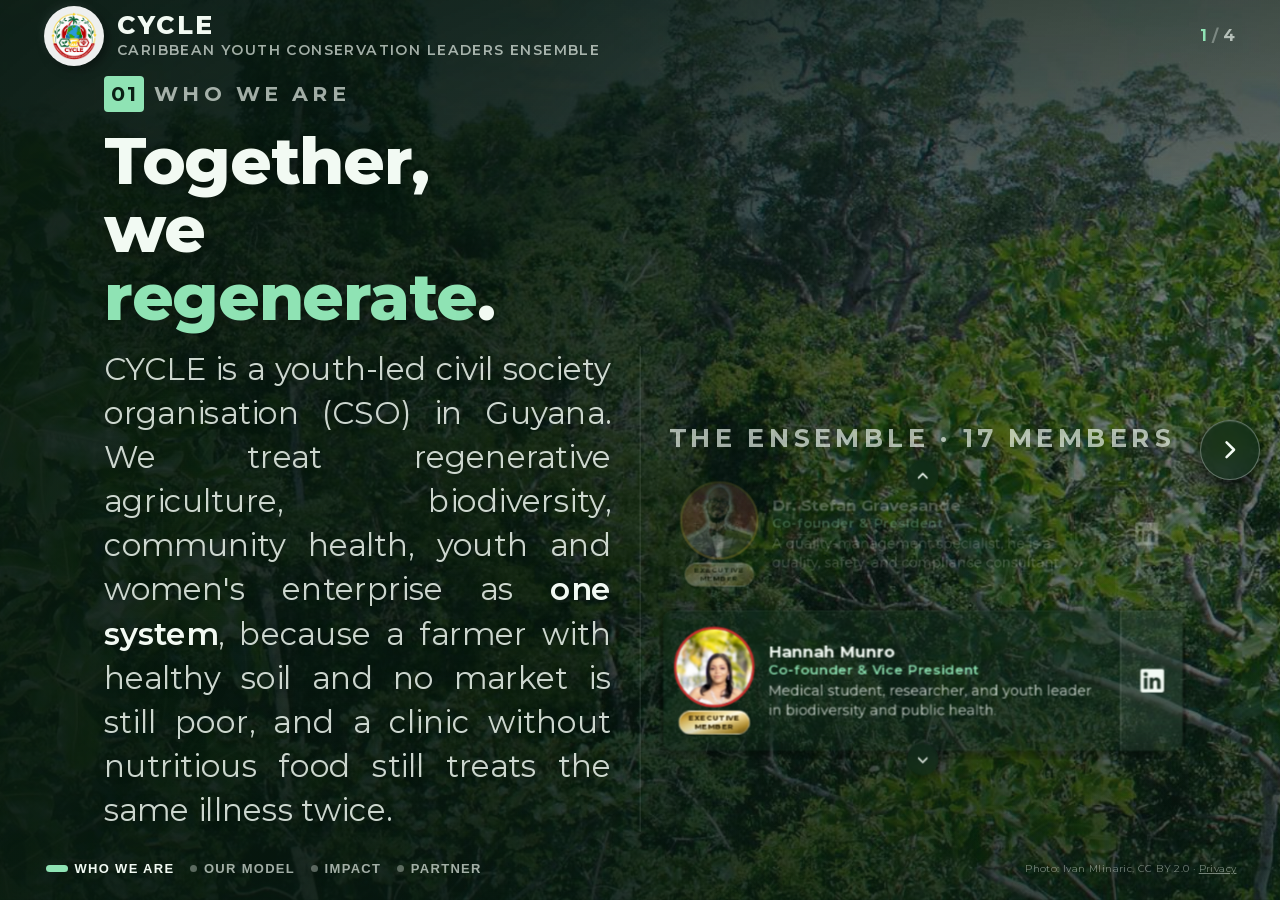
<file: index.html>
<!DOCTYPE html>
<html lang="en">
<head>
<meta charset="UTF-8">
<meta name="viewport" content="width=device-width, initial-scale=1, viewport-fit=cover">
<meta name="color-scheme" content="only dark">
<meta http-equiv="Content-Security-Policy" content="default-src 'none'; script-src 'self'; style-src 'self' 'unsafe-inline'; img-src 'self'; font-src 'self'; connect-src https://ilpnumlkhpjgadgdotwo.supabase.co https://api.emailjs.com; base-uri 'none'; form-action 'self'">
<title>CYCLE CSO · Caribbean Youth Conservation Leaders Ensemble · Guyana</title>
<meta name="description" content="CYCLE (CYCLE CSO) is a youth-led civil society organisation in Guyana treating regenerative agriculture, biodiversity, health, youth and women's enterprise as one system. Together, we regenerate.">
<meta name="google-site-verification" content="u0Sw-HFW7HKazmb0p94hC5ojGONIsmfUhgTdzndT9VE">
<link rel="canonical" href="https://cyclecso.com/">
<meta property="og:type" content="website">
<meta property="og:title" content="CYCLE CSO · Caribbean Youth Conservation Leaders Ensemble">
<meta property="og:description" content="Regenerating communities. Restoring ecosystems. Empowering the Caribbean's next generation.">
<meta property="og:url" content="https://cyclecso.com/">
<meta property="og:image" content="https://cyclecso.com/assets/img/pano-sm.jpg">
<meta property="og:image:alt" content="Rainforest canopy in Guyana">
<meta property="og:site_name" content="CYCLE">
<meta property="og:locale" content="en_GY">
<meta name="twitter:card" content="summary_large_image">
<meta name="twitter:title" content="CYCLE CSO · Caribbean Youth Conservation Leaders Ensemble">
<meta name="twitter:description" content="A youth-led civil society organisation (CSO) in Guyana. Together, we regenerate.">
<meta name="twitter:image" content="https://cyclecso.com/assets/img/pano-sm.jpg">
<!-- Organisation entity for search engines. This is how a crawler learns
     that "CYCLE", "CYCLE CSO" and the full ensemble name are one body,
     with one address, one contact and these social profiles — none of
     which is inferable from the deck's copy, which is written as slogans.
     sameAs is the load-bearing part: it ties the domain to accounts that
     already exist and are already crawled. -->
<script type="application/ld+json">
{
  "@context": "https://schema.org",
  "@type": "NGO",
  "@id": "https://cyclecso.com/#organization",
  "name": "CYCLE",
  "alternateName": ["CYCLE CSO", "Caribbean Youth Conservation Leaders Ensemble"],
  "description": "CYCLE is a youth-led civil society organisation (CSO) in Guyana treating regenerative agriculture, biodiversity, community health, and youth and women's enterprise as one system.",
  "url": "https://cyclecso.com/",
  "logo": "https://cyclecso.com/assets/img/logo.png",
  "image": "https://cyclecso.com/assets/img/pano-sm.jpg",
  "email": "admin@cyclecso.com",
  "foundingDate": "2026",
  "address": {
    "@type": "PostalAddress",
    "streetAddress": "Plot 90 Ideal Road, Waiakabra",
    "addressRegion": "East Bank Demerara",
    "addressCountry": "GY"
  },
  "areaServed": [
    { "@type": "Country", "name": "Guyana" },
    { "@type": "Place", "name": "Caribbean" }
  ],
  "knowsAbout": [
    "regenerative agriculture",
    "biodiversity conservation",
    "community health",
    "youth enterprise",
    "women's enterprise"
  ],
  "sameAs": [
    "https://www.facebook.com/thecyclecso",
    "https://www.instagram.com/cyclegyinitiative/",
    "https://www.linkedin.com/company/caribbean-youth-conservation-leaders-ensemble-cycle",
    "https://www.tiktok.com/@cyclegyinitiative"
  ]
}
</script>
<link rel="icon" type="image/png" href="assets/img/favicon.png">
<link rel="apple-touch-icon" href="assets/img/apple-touch-icon.png">
<link rel="preload" href="assets/fonts/Montserrat.woff2" as="font" type="font/woff2" crossorigin>
<link rel="preload" as="image" href="assets/img/pano.jpg" media="(min-width: 801px)">
<link rel="stylesheet" href="assets/fonts/fonts.css">
<link rel="stylesheet" href="styles.css?v=109">
</head>
<body>

<a class="skip-link" href="#deck">Skip to slide content</a>

<!-- One continuous rainforest panorama; pans one viewport per slide -->
<div class="stage" aria-hidden="true">
  <div class="zoom"><div class="pan" id="pan"></div></div>
  <div class="scrim"></div>
</div>

<header class="chrome-top">
  <a class="brand" href="#about">
    <span class="brand-mark"><img src="assets/img/logo-216.png" alt="" width="34" height="34"></span>
    <span class="brand-text">
      <span class="brand-name">CYCLE</span>
      <span class="brand-sub">Caribbean Youth Conservation Leaders Ensemble</span>
    </span>
  </a>
  <p class="counter"><span id="counter-now">1</span><span class="counter-sep">/</span>4</p>
</header>

<main class="deck" id="deck">

  <!-- ══ 01 · WHO WE ARE ══════════════════════════════════════ -->
  <section class="slide is-active" id="about" aria-label="Slide 1 of 4: Who we are">
    <div class="slide-inner s-about">
      <p class="eyebrow"><span class="num">01</span> Who we are</p>
      <h1 class="headline">Together,<br class="hb"> we <em>regenerate</em>.</h1>
      <div class="about-cols">
        <p class="lede">CYCLE is a youth-led civil society organisation (CSO) in Guyana. We treat regenerative
          agriculture, biodiversity, community health, youth and women's enterprise as
          <strong>one system</strong>, because a farmer with healthy soil and no market is still poor,
          and a clinic without nutritious food still treats the same illness twice.</p>
        <!-- A real grid item on its own 1px track, not a border or a
             pseudo-element: it lands exactly on the column boundary at
             any gap, and when the grid stacks it becomes a full-width
             horizontal rule between the two sections for free. -->
        <div class="col-rule" aria-hidden="true"></div>
        <div class="team">
          <p class="team-h">The ensemble · 17 members</p>
          <button type="button" class="team-btn team-up" id="teamUp" aria-label="Previous member">
            <svg viewBox="0 0 24 24" aria-hidden="true"><path d="m5 15 7-7 7 7"/></svg>
          </button>
          <div class="team-vp" aria-label="Team members, auto-scrolling list. Hover to pause.">
            <ul class="team-list">
          <li class="tm">
            <!-- Photo first, silhouette second: CSS hides the silhouette
                 while the <img> is present, and app.js removes the <img>
                 if the file is missing or fails, which reveals it again.
                 A listener rather than an onerror attribute, because the
                 page's CSP allows script-src 'self' only. -->
            <span class="tm-id"><span class="tm-ava" aria-hidden="true"><img src="assets/img/team/stefan-gravesande.jpg" alt="" width="240" height="240" loading="lazy" decoding="async"><svg viewBox="0 0 24 24" fill="currentColor"><circle cx="12" cy="8.2" r="4.2"/><path d="M12 13.7c-4.6 0-8 2.4-8 5.9V21h16v-1.4c0-3.5-3.4-5.9-8-5.9Z"/></svg></span><span class="tm-badge tm-badge-exec">Executive Member</span></span>
            <div class="tm-body">
              <p class="tm-name">Dr. Stefan Gravesande <span class="tm-role">Co-founder &amp; President</span></p>
              <p class="tm-bio">A quality-management specialist, he is a quality, safety, and compliance consultant.</p>
            </div>
              <a class="tm-li" href="https://www.linkedin.com/in/drgravesande" target="_blank" rel="noopener noreferrer" aria-label="Dr. Stefan Gravesande on LinkedIn"><svg viewBox="0 0 24 24" aria-hidden="true"><path d="M20.45 20.45h-3.56v-5.57c0-1.33-.03-3.04-1.85-3.04-1.85 0-2.13 1.45-2.13 2.94v5.67H9.35V9h3.41v1.56h.05a3.74 3.74 0 0 1 3.37-1.85c3.6 0 4.27 2.37 4.27 5.46v6.28zM5.34 7.43a2.07 2.07 0 1 1 2.07-2.07 2.07 2.07 0 0 1-2.07 2.07zm1.78 13.02H3.55V9h3.57v11.45zM22.22 0H1.77A1.76 1.76 0 0 0 0 1.73v20.54A1.76 1.76 0 0 0 1.77 24h20.45A1.76 1.76 0 0 0 24 22.27V1.73A1.76 1.76 0 0 0 22.22 0z"/></svg></a>
          </li>
          <li class="tm">
            <span class="tm-id"><span class="tm-ava" aria-hidden="true"><img src="assets/img/team/hannah-munro.jpg" alt="" width="240" height="240" loading="lazy" decoding="async"><svg viewBox="0 0 24 24" fill="currentColor"><circle cx="12" cy="8.2" r="4.2"/><path d="M12 13.7c-4.6 0-8 2.4-8 5.9V21h16v-1.4c0-3.5-3.4-5.9-8-5.9Z"/></svg></span><span class="tm-badge tm-badge-exec">Executive Member</span></span>
            <div class="tm-body">
              <p class="tm-name">Hannah Munro <span class="tm-role">Co-founder &amp; Vice President</span></p>
              <p class="tm-bio">Medical student, researcher, and youth leader in biodiversity and public health.</p>
            </div>
              <a class="tm-li" href="https://www.linkedin.com/in/hannah-munro-097552203" target="_blank" rel="noopener noreferrer" aria-label="Hannah Munro on LinkedIn"><svg viewBox="0 0 24 24" aria-hidden="true"><path d="M20.45 20.45h-3.56v-5.57c0-1.33-.03-3.04-1.85-3.04-1.85 0-2.13 1.45-2.13 2.94v5.67H9.35V9h3.41v1.56h.05a3.74 3.74 0 0 1 3.37-1.85c3.6 0 4.27 2.37 4.27 5.46v6.28zM5.34 7.43a2.07 2.07 0 1 1 2.07-2.07 2.07 2.07 0 0 1-2.07 2.07zm1.78 13.02H3.55V9h3.57v11.45zM22.22 0H1.77A1.76 1.76 0 0 0 0 1.73v20.54A1.76 1.76 0 0 0 1.77 24h20.45A1.76 1.76 0 0 0 24 22.27V1.73A1.76 1.76 0 0 0 22.22 0z"/></svg></a>
          </li>
          <li class="tm">
            <span class="tm-id"><span class="tm-ava" aria-hidden="true"><img src="assets/img/team/jaswant-persaud.jpg" alt="" width="240" height="240" loading="lazy" decoding="async"><svg viewBox="0 0 24 24" fill="currentColor"><circle cx="12" cy="8.2" r="4.2"/><path d="M12 13.7c-4.6 0-8 2.4-8 5.9V21h16v-1.4c0-3.5-3.4-5.9-8-5.9Z"/></svg></span><span class="tm-badge tm-badge-exec">Executive Member</span></span>
            <div class="tm-body">
              <p class="tm-name">Jaswant Persaud <span class="tm-role">Co-founder &amp; Secretary</span></p>
              <p class="tm-bio">Auditor and procurement specialist bringing ten years of project cost discipline.</p>
            </div>
              <a class="tm-li" href="https://www.linkedin.com/in/jaswant-persaud-78a805116" target="_blank" rel="noopener noreferrer" aria-label="Jaswant Persaud on LinkedIn"><svg viewBox="0 0 24 24" aria-hidden="true"><path d="M20.45 20.45h-3.56v-5.57c0-1.33-.03-3.04-1.85-3.04-1.85 0-2.13 1.45-2.13 2.94v5.67H9.35V9h3.41v1.56h.05a3.74 3.74 0 0 1 3.37-1.85c3.6 0 4.27 2.37 4.27 5.46v6.28zM5.34 7.43a2.07 2.07 0 1 1 2.07-2.07 2.07 2.07 0 0 1-2.07 2.07zm1.78 13.02H3.55V9h3.57v11.45zM22.22 0H1.77A1.76 1.76 0 0 0 0 1.73v20.54A1.76 1.76 0 0 0 1.77 24h20.45A1.76 1.76 0 0 0 24 22.27V1.73A1.76 1.76 0 0 0 22.22 0z"/></svg></a>
          </li>
          <li class="tm">
            <span class="tm-id"><span class="tm-ava" aria-hidden="true"><img src="assets/img/team/rebecca-wrights.jpg" alt="" width="240" height="240" loading="lazy" decoding="async"><svg viewBox="0 0 24 24" fill="currentColor"><circle cx="12" cy="8.2" r="4.2"/><path d="M12 13.7c-4.6 0-8 2.4-8 5.9V21h16v-1.4c0-3.5-3.4-5.9-8-5.9Z"/></svg></span><span class="tm-badge tm-badge-exec">Executive Member</span></span>
            <div class="tm-body">
              <p class="tm-name">Rebecca Wrights <span class="tm-role">Co-founder &amp; Treasurer</span></p>
              <p class="tm-bio">Law student and entrepreneur working in marketing, design, media, and education.</p>
            </div>
              <a class="tm-li" href="https://www.linkedin.com/in/rebecca-wrights-087333255" target="_blank" rel="noopener noreferrer" aria-label="Rebecca Wrights on LinkedIn"><svg viewBox="0 0 24 24" aria-hidden="true"><path d="M20.45 20.45h-3.56v-5.57c0-1.33-.03-3.04-1.85-3.04-1.85 0-2.13 1.45-2.13 2.94v5.67H9.35V9h3.41v1.56h.05a3.74 3.74 0 0 1 3.37-1.85c3.6 0 4.27 2.37 4.27 5.46v6.28zM5.34 7.43a2.07 2.07 0 1 1 2.07-2.07 2.07 2.07 0 0 1-2.07 2.07zm1.78 13.02H3.55V9h3.57v11.45zM22.22 0H1.77A1.76 1.76 0 0 0 0 1.73v20.54A1.76 1.76 0 0 0 1.77 24h20.45A1.76 1.76 0 0 0 24 22.27V1.73A1.76 1.76 0 0 0 22.22 0z"/></svg></a>
          </li>
          <li class="tm">
            <span class="tm-id"><span class="tm-ava" aria-hidden="true"><img src="assets/img/team/ashley-lewis.jpg" alt="" width="240" height="240" loading="lazy" decoding="async"><svg viewBox="0 0 24 24" fill="currentColor"><circle cx="12" cy="8.2" r="4.2"/><path d="M12 13.7c-4.6 0-8 2.4-8 5.9V21h16v-1.4c0-3.5-3.4-5.9-8-5.9Z"/></svg></span><span class="tm-badge tm-badge-exec">Executive Member</span></span>
            <div class="tm-body">
              <p class="tm-name">Ashley Lewis <span class="tm-role">Co-founder &amp; Assistant Treasurer</span></p>
              <p class="tm-bio">Laboratory aide and aspiring microbiologist passionate about public health and biodiversity.</p>
            </div>
              <a class="tm-li" href="https://www.linkedin.com/in/ashley-lewis-5a374a399" target="_blank" rel="noopener noreferrer" aria-label="Ashley Lewis on LinkedIn"><svg viewBox="0 0 24 24" aria-hidden="true"><path d="M20.45 20.45h-3.56v-5.57c0-1.33-.03-3.04-1.85-3.04-1.85 0-2.13 1.45-2.13 2.94v5.67H9.35V9h3.41v1.56h.05a3.74 3.74 0 0 1 3.37-1.85c3.6 0 4.27 2.37 4.27 5.46v6.28zM5.34 7.43a2.07 2.07 0 1 1 2.07-2.07 2.07 2.07 0 0 1-2.07 2.07zm1.78 13.02H3.55V9h3.57v11.45zM22.22 0H1.77A1.76 1.76 0 0 0 0 1.73v20.54A1.76 1.76 0 0 0 1.77 24h20.45A1.76 1.76 0 0 0 24 22.27V1.73A1.76 1.76 0 0 0 22.22 0z"/></svg></a>
          </li>
          <li class="tm">
            <span class="tm-id"><span class="tm-ava" aria-hidden="true"><img src="assets/img/team/laurianne-lewis.jpg" alt="" width="240" height="240" loading="lazy" decoding="async"><svg viewBox="0 0 24 24" fill="currentColor"><circle cx="12" cy="8.2" r="4.2"/><path d="M12 13.7c-4.6 0-8 2.4-8 5.9V21h16v-1.4c0-3.5-3.4-5.9-8-5.9Z"/></svg></span><span class="tm-badge tm-badge-exec">Executive Member</span></span>
            <div class="tm-body">
              <p class="tm-name">Laurianne Lewis <span class="tm-role">Co-founder &amp; Trustee</span></p>
              <p class="tm-bio">A medical laboratory scientist pursuing her Master's degree in public health.</p>
            </div>
              <a class="tm-li" href="https://www.linkedin.com/in/laurianne-lewis-mls-bsc-54b1992b0" target="_blank" rel="noopener noreferrer" aria-label="Laurianne Lewis on LinkedIn"><svg viewBox="0 0 24 24" aria-hidden="true"><path d="M20.45 20.45h-3.56v-5.57c0-1.33-.03-3.04-1.85-3.04-1.85 0-2.13 1.45-2.13 2.94v5.67H9.35V9h3.41v1.56h.05a3.74 3.74 0 0 1 3.37-1.85c3.6 0 4.27 2.37 4.27 5.46v6.28zM5.34 7.43a2.07 2.07 0 1 1 2.07-2.07 2.07 2.07 0 0 1-2.07 2.07zm1.78 13.02H3.55V9h3.57v11.45zM22.22 0H1.77A1.76 1.76 0 0 0 0 1.73v20.54A1.76 1.76 0 0 0 1.77 24h20.45A1.76 1.76 0 0 0 24 22.27V1.73A1.76 1.76 0 0 0 22.22 0z"/></svg></a>
          </li>
          <li class="tm">
            <span class="tm-id"><span class="tm-ava" aria-hidden="true"><img src="assets/img/team/destiny-hinds.jpg" alt="" width="240" height="240" loading="lazy" decoding="async"><svg viewBox="0 0 24 24" fill="currentColor"><circle cx="12" cy="8.2" r="4.2"/><path d="M12 13.7c-4.6 0-8 2.4-8 5.9V21h16v-1.4c0-3.5-3.4-5.9-8-5.9Z"/></svg></span><span class="tm-badge tm-badge-exec">Executive Member</span></span>
            <div class="tm-body">
              <p class="tm-name">Destiny Princess Hinds <span class="tm-role">Co-founder &amp; Trustee</span></p>
              <p class="tm-bio">An HSSE professional turning climate policy into community projects across Guyana.</p>
            </div>
              <a class="tm-li" href="https://www.linkedin.com/in/destiny-hinds-environmentalservices" target="_blank" rel="noopener noreferrer" aria-label="Destiny Princess Hinds on LinkedIn"><svg viewBox="0 0 24 24" aria-hidden="true"><path d="M20.45 20.45h-3.56v-5.57c0-1.33-.03-3.04-1.85-3.04-1.85 0-2.13 1.45-2.13 2.94v5.67H9.35V9h3.41v1.56h.05a3.74 3.74 0 0 1 3.37-1.85c3.6 0 4.27 2.37 4.27 5.46v6.28zM5.34 7.43a2.07 2.07 0 1 1 2.07-2.07 2.07 2.07 0 0 1-2.07 2.07zm1.78 13.02H3.55V9h3.57v11.45zM22.22 0H1.77A1.76 1.76 0 0 0 0 1.73v20.54A1.76 1.76 0 0 0 1.77 24h20.45A1.76 1.76 0 0 0 24 22.27V1.73A1.76 1.76 0 0 0 22.22 0z"/></svg></a>
          </li>
          <li class="tm">
            <span class="tm-id"><span class="tm-ava" aria-hidden="true"><img src="assets/img/team/melania-desa.jpg" alt="" width="240" height="240" loading="lazy" decoding="async"><svg viewBox="0 0 24 24" fill="currentColor"><circle cx="12" cy="8.2" r="4.2"/><path d="M12 13.7c-4.6 0-8 2.4-8 5.9V21h16v-1.4c0-3.5-3.4-5.9-8-5.9Z"/></svg></span><span class="tm-badge tm-badge-exec">Executive Member</span></span>
            <div class="tm-body">
              <p class="tm-name">Melania DeSa <span class="tm-role">Co-founder &amp; Committee Member</span></p>
              <p class="tm-bio">Medical laboratory science student in quality assurance and youth leadership work.</p>
            </div>
              <a class="tm-li" href="https://www.linkedin.com/in/melania-desa" target="_blank" rel="noopener noreferrer" aria-label="Melania DeSa on LinkedIn"><svg viewBox="0 0 24 24" aria-hidden="true"><path d="M20.45 20.45h-3.56v-5.57c0-1.33-.03-3.04-1.85-3.04-1.85 0-2.13 1.45-2.13 2.94v5.67H9.35V9h3.41v1.56h.05a3.74 3.74 0 0 1 3.37-1.85c3.6 0 4.27 2.37 4.27 5.46v6.28zM5.34 7.43a2.07 2.07 0 1 1 2.07-2.07 2.07 2.07 0 0 1-2.07 2.07zm1.78 13.02H3.55V9h3.57v11.45zM22.22 0H1.77A1.76 1.76 0 0 0 0 1.73v20.54A1.76 1.76 0 0 0 1.77 24h20.45A1.76 1.76 0 0 0 24 22.27V1.73A1.76 1.76 0 0 0 22.22 0z"/></svg></a>
          </li>
          <li class="tm">
            <span class="tm-id"><span class="tm-ava" aria-hidden="true"><img src="assets/img/team/suhana-khan.jpg" alt="" width="240" height="240" loading="lazy" decoding="async"><svg viewBox="0 0 24 24" fill="currentColor"><circle cx="12" cy="8.2" r="4.2"/><path d="M12 13.7c-4.6 0-8 2.4-8 5.9V21h16v-1.4c0-3.5-3.4-5.9-8-5.9Z"/></svg></span><span class="tm-badge tm-badge-exec">Executive Member</span></span>
            <div class="tm-body">
              <p class="tm-name">Bibi Suhana Khan <span class="tm-role">Co-founder &amp; Committee Member</span></p>
              <p class="tm-bio">She empowers youth, builds communities, and drives real change across Guyana.</p>
            </div>
              <a class="tm-li" href="#" aria-label="Bibi Suhana Khan on LinkedIn"><svg viewBox="0 0 24 24" aria-hidden="true"><path d="M20.45 20.45h-3.56v-5.57c0-1.33-.03-3.04-1.85-3.04-1.85 0-2.13 1.45-2.13 2.94v5.67H9.35V9h3.41v1.56h.05a3.74 3.74 0 0 1 3.37-1.85c3.6 0 4.27 2.37 4.27 5.46v6.28zM5.34 7.43a2.07 2.07 0 1 1 2.07-2.07 2.07 2.07 0 0 1-2.07 2.07zm1.78 13.02H3.55V9h3.57v11.45zM22.22 0H1.77A1.76 1.76 0 0 0 0 1.73v20.54A1.76 1.76 0 0 0 1.77 24h20.45A1.76 1.76 0 0 0 24 22.27V1.73A1.76 1.76 0 0 0 22.22 0z"/></svg></a>
          </li>
          <li class="tm">
            <span class="tm-id"><span class="tm-ava" aria-hidden="true"><img src="assets/img/team/chanecia-larose.jpg" alt="" width="240" height="240" loading="lazy" decoding="async"><svg viewBox="0 0 24 24" fill="currentColor"><circle cx="12" cy="8.2" r="4.2"/><path d="M12 13.7c-4.6 0-8 2.4-8 5.9V21h16v-1.4c0-3.5-3.4-5.9-8-5.9Z"/></svg></span><span class="tm-badge tm-badge-exec">Executive Member</span></span>
            <div class="tm-body">
              <p class="tm-name">Chanecia La Rose <span class="tm-role">Co-founder &amp; Committee Member</span></p>
              <p class="tm-bio">An International Relations student and youth parliament leader in civic advocacy.</p>
            </div>
              <a class="tm-li" href="https://www.linkedin.com/in/chanecia-larose-2a9a7b320" target="_blank" rel="noopener noreferrer" aria-label="Chanecia La Rose on LinkedIn"><svg viewBox="0 0 24 24" aria-hidden="true"><path d="M20.45 20.45h-3.56v-5.57c0-1.33-.03-3.04-1.85-3.04-1.85 0-2.13 1.45-2.13 2.94v5.67H9.35V9h3.41v1.56h.05a3.74 3.74 0 0 1 3.37-1.85c3.6 0 4.27 2.37 4.27 5.46v6.28zM5.34 7.43a2.07 2.07 0 1 1 2.07-2.07 2.07 2.07 0 0 1-2.07 2.07zm1.78 13.02H3.55V9h3.57v11.45zM22.22 0H1.77A1.76 1.76 0 0 0 0 1.73v20.54A1.76 1.76 0 0 0 1.77 24h20.45A1.76 1.76 0 0 0 24 22.27V1.73A1.76 1.76 0 0 0 22.22 0z"/></svg></a>
          </li>
          <li class="tm">
            <span class="tm-id"><span class="tm-ava" aria-hidden="true"><img src="assets/img/team/victoria-phillips.jpg" alt="" width="240" height="240" loading="lazy" decoding="async"><svg viewBox="0 0 24 24" fill="currentColor"><circle cx="12" cy="8.2" r="4.2"/><path d="M12 13.7c-4.6 0-8 2.4-8 5.9V21h16v-1.4c0-3.5-3.4-5.9-8-5.9Z"/></svg></span><span class="tm-badge tm-badge-carib">Caribbean Member</span></span>
            <div class="tm-body">
              <p class="tm-name">Victoria Phillips <span class="tm-role">Guyana</span></p>
              <p class="tm-bio">A driven student and community advocate chasing goals and steady growth.</p>
            </div>
              <a class="tm-li" href="https://www.linkedin.com/in/victoria-phillips-47140b235/" target="_blank" rel="noopener noreferrer" aria-label="Victoria Phillips on LinkedIn"><svg viewBox="0 0 24 24" aria-hidden="true"><path d="M20.45 20.45h-3.56v-5.57c0-1.33-.03-3.04-1.85-3.04-1.85 0-2.13 1.45-2.13 2.94v5.67H9.35V9h3.41v1.56h.05a3.74 3.74 0 0 1 3.37-1.85c3.6 0 4.27 2.37 4.27 5.46v6.28zM5.34 7.43a2.07 2.07 0 1 1 2.07-2.07 2.07 2.07 0 0 1-2.07 2.07zm1.78 13.02H3.55V9h3.57v11.45zM22.22 0H1.77A1.76 1.76 0 0 0 0 1.73v20.54A1.76 1.76 0 0 0 1.77 24h20.45A1.76 1.76 0 0 0 24 22.27V1.73A1.76 1.76 0 0 0 22.22 0z"/></svg></a>
          </li>
          <li class="tm">
            <span class="tm-id"><span class="tm-ava" aria-hidden="true"><svg viewBox="0 0 24 24" fill="currentColor"><circle cx="12" cy="8.2" r="4.2"/><path d="M12 13.7c-4.6 0-8 2.4-8 5.9V21h16v-1.4c0-3.5-3.4-5.9-8-5.9Z"/></svg></span><span class="tm-badge tm-badge-carib">Caribbean Member</span></span>
            <div class="tm-body">
              <p class="tm-name">Ashley Siegulam <span class="tm-role">Trinidad &amp; Tobago</span></p>
              <p class="tm-bio">A farmer, chemist, and researcher working on biodiversity and climate science.</p>
            </div>
              <a class="tm-li" href="#" aria-label="Ashley Siegulam on LinkedIn"><svg viewBox="0 0 24 24" aria-hidden="true"><path d="M20.45 20.45h-3.56v-5.57c0-1.33-.03-3.04-1.85-3.04-1.85 0-2.13 1.45-2.13 2.94v5.67H9.35V9h3.41v1.56h.05a3.74 3.74 0 0 1 3.37-1.85c3.6 0 4.27 2.37 4.27 5.46v6.28zM5.34 7.43a2.07 2.07 0 1 1 2.07-2.07 2.07 2.07 0 0 1-2.07 2.07zm1.78 13.02H3.55V9h3.57v11.45zM22.22 0H1.77A1.76 1.76 0 0 0 0 1.73v20.54A1.76 1.76 0 0 0 1.77 24h20.45A1.76 1.76 0 0 0 24 22.27V1.73A1.76 1.76 0 0 0 22.22 0z"/></svg></a>
          </li>
          <li class="tm">
            <span class="tm-id"><span class="tm-ava" aria-hidden="true"><svg viewBox="0 0 24 24" fill="currentColor"><circle cx="12" cy="8.2" r="4.2"/><path d="M12 13.7c-4.6 0-8 2.4-8 5.9V21h16v-1.4c0-3.5-3.4-5.9-8-5.9Z"/></svg></span><span class="tm-badge tm-badge-carib">Caribbean Member</span></span>
            <div class="tm-body">
              <p class="tm-name">Hemant Siegulam <span class="tm-role">Trinidad &amp; Tobago</span></p>
              <p class="tm-bio">A farmer, analyst, and scientist working on soil health and agroforestry.</p>
            </div>
              <a class="tm-li" href="#" aria-label="Hemant Siegulam on LinkedIn"><svg viewBox="0 0 24 24" aria-hidden="true"><path d="M20.45 20.45h-3.56v-5.57c0-1.33-.03-3.04-1.85-3.04-1.85 0-2.13 1.45-2.13 2.94v5.67H9.35V9h3.41v1.56h.05a3.74 3.74 0 0 1 3.37-1.85c3.6 0 4.27 2.37 4.27 5.46v6.28zM5.34 7.43a2.07 2.07 0 1 1 2.07-2.07 2.07 2.07 0 0 1-2.07 2.07zm1.78 13.02H3.55V9h3.57v11.45zM22.22 0H1.77A1.76 1.76 0 0 0 0 1.73v20.54A1.76 1.76 0 0 0 1.77 24h20.45A1.76 1.76 0 0 0 24 22.27V1.73A1.76 1.76 0 0 0 22.22 0z"/></svg></a>
          </li>
          <li class="tm">
            <span class="tm-id"><span class="tm-ava" aria-hidden="true"><svg viewBox="0 0 24 24" fill="currentColor"><circle cx="12" cy="8.2" r="4.2"/><path d="M12 13.7c-4.6 0-8 2.4-8 5.9V21h16v-1.4c0-3.5-3.4-5.9-8-5.9Z"/></svg></span><span class="tm-badge tm-badge-carib">Caribbean Member</span></span>
            <div class="tm-body">
              <p class="tm-name">Christine Anderson <span class="tm-role">St. Maarten</span></p>
              <p class="tm-bio">An ESG professional working in stakeholder management, risk, and process improvement.</p>
            </div>
              <a class="tm-li" href="#" aria-label="Christine Anderson on LinkedIn"><svg viewBox="0 0 24 24" aria-hidden="true"><path d="M20.45 20.45h-3.56v-5.57c0-1.33-.03-3.04-1.85-3.04-1.85 0-2.13 1.45-2.13 2.94v5.67H9.35V9h3.41v1.56h.05a3.74 3.74 0 0 1 3.37-1.85c3.6 0 4.27 2.37 4.27 5.46v6.28zM5.34 7.43a2.07 2.07 0 1 1 2.07-2.07 2.07 2.07 0 0 1-2.07 2.07zm1.78 13.02H3.55V9h3.57v11.45zM22.22 0H1.77A1.76 1.76 0 0 0 0 1.73v20.54A1.76 1.76 0 0 0 1.77 24h20.45A1.76 1.76 0 0 0 24 22.27V1.73A1.76 1.76 0 0 0 22.22 0z"/></svg></a>
          </li>
          <li class="tm">
            <span class="tm-id"><span class="tm-ava" aria-hidden="true"><img src="assets/img/team/lj-clarke.jpg" alt="" width="240" height="240" loading="lazy" decoding="async"><svg viewBox="0 0 24 24" fill="currentColor"><circle cx="12" cy="8.2" r="4.2"/><path d="M12 13.7c-4.6 0-8 2.4-8 5.9V21h16v-1.4c0-3.5-3.4-5.9-8-5.9Z"/></svg></span><span class="tm-badge tm-badge-carib">Caribbean Member</span></span>
            <div class="tm-body">
              <p class="tm-name">L.J. Clarke <span class="tm-role">Jamaica</span></p>
              <p class="tm-bio">Civil engineer working in hydrology, water resources, and waste management research.</p>
            </div>
              <a class="tm-li" href="https://www.linkedin.com/in/lys-julienne-c-015954118" target="_blank" rel="noopener noreferrer" aria-label="L.J. Clarke on LinkedIn"><svg viewBox="0 0 24 24" aria-hidden="true"><path d="M20.45 20.45h-3.56v-5.57c0-1.33-.03-3.04-1.85-3.04-1.85 0-2.13 1.45-2.13 2.94v5.67H9.35V9h3.41v1.56h.05a3.74 3.74 0 0 1 3.37-1.85c3.6 0 4.27 2.37 4.27 5.46v6.28zM5.34 7.43a2.07 2.07 0 1 1 2.07-2.07 2.07 2.07 0 0 1-2.07 2.07zm1.78 13.02H3.55V9h3.57v11.45zM22.22 0H1.77A1.76 1.76 0 0 0 0 1.73v20.54A1.76 1.76 0 0 0 1.77 24h20.45A1.76 1.76 0 0 0 24 22.27V1.73A1.76 1.76 0 0 0 22.22 0z"/></svg></a>
          </li>
          <li class="tm">
            <span class="tm-id"><span class="tm-ava" aria-hidden="true"><img src="assets/img/team/mahalia-joseph.jpg" alt="" width="240" height="240" loading="lazy" decoding="async"><svg viewBox="0 0 24 24" fill="currentColor"><circle cx="12" cy="8.2" r="4.2"/><path d="M12 13.7c-4.6 0-8 2.4-8 5.9V21h16v-1.4c0-3.5-3.4-5.9-8-5.9Z"/></svg></span><span class="tm-badge tm-badge-carib">Caribbean Member</span></span>
            <div class="tm-body">
              <p class="tm-name">Mahalia Joseph <span class="tm-role">Trinidad &amp; Tobago</span></p>
              <p class="tm-bio">Agri-food and clean-energy founder mentoring young people into skills and enterprise.</p>
            </div>
              <a class="tm-li" href="https://www.linkedin.com/in/mahalia-joseph-6544544b" target="_blank" rel="noopener noreferrer" aria-label="Mahalia Joseph on LinkedIn"><svg viewBox="0 0 24 24" aria-hidden="true"><path d="M20.45 20.45h-3.56v-5.57c0-1.33-.03-3.04-1.85-3.04-1.85 0-2.13 1.45-2.13 2.94v5.67H9.35V9h3.41v1.56h.05a3.74 3.74 0 0 1 3.37-1.85c3.6 0 4.27 2.37 4.27 5.46v6.28zM5.34 7.43a2.07 2.07 0 1 1 2.07-2.07 2.07 2.07 0 0 1-2.07 2.07zm1.78 13.02H3.55V9h3.57v11.45zM22.22 0H1.77A1.76 1.76 0 0 0 0 1.73v20.54A1.76 1.76 0 0 0 1.77 24h20.45A1.76 1.76 0 0 0 24 22.27V1.73A1.76 1.76 0 0 0 22.22 0z"/></svg></a>
          </li>
          <li class="tm">
            <span class="tm-id"><span class="tm-ava" aria-hidden="true"><img src="assets/img/team/ashley-jagmohan.jpg" alt="" width="240" height="240" loading="lazy" decoding="async"><svg viewBox="0 0 24 24" fill="currentColor"><circle cx="12" cy="8.2" r="4.2"/><path d="M12 13.7c-4.6 0-8 2.4-8 5.9V21h16v-1.4c0-3.5-3.4-5.9-8-5.9Z"/></svg></span><span class="tm-badge tm-badge-carib">Caribbean Member</span></span>
            <div class="tm-body">
              <p class="tm-name">Ashley Jagmohan <span class="tm-role">Canadian-Guyanese</span></p>
              <p class="tm-bio">An urban planning student focused on ecology, design, and Caribbean cities.</p>
            </div>
              <a class="tm-li" href="https://www.linkedin.com/in/ashley-jagmohan-2050a033b/" target="_blank" rel="noopener noreferrer" aria-label="Ashley Jagmohan on LinkedIn"><svg viewBox="0 0 24 24" aria-hidden="true"><path d="M20.45 20.45h-3.56v-5.57c0-1.33-.03-3.04-1.85-3.04-1.85 0-2.13 1.45-2.13 2.94v5.67H9.35V9h3.41v1.56h.05a3.74 3.74 0 0 1 3.37-1.85c3.6 0 4.27 2.37 4.27 5.46v6.28zM5.34 7.43a2.07 2.07 0 1 1 2.07-2.07 2.07 2.07 0 0 1-2.07 2.07zm1.78 13.02H3.55V9h3.57v11.45zM22.22 0H1.77A1.76 1.76 0 0 0 0 1.73v20.54A1.76 1.76 0 0 0 1.77 24h20.45A1.76 1.76 0 0 0 24 22.27V1.73A1.76 1.76 0 0 0 22.22 0z"/></svg></a>
          </li>
            </ul>
          </div>
          <button type="button" class="team-btn team-down" id="teamDown" aria-label="Next member">
            <svg viewBox="0 0 24 24" aria-hidden="true"><path d="m5 9 7 7 7-7"/></svg>
          </button>
        </div>
      </div>
    </div>
  </section>

  <!-- ══ 02 · OUR MODEL ═══════════════════════════════════════ -->
  <section class="slide" id="model" aria-label="Slide 2 of 4: Our model" hidden>
    <div class="slide-inner s-model">
      <p class="eyebrow"><span class="num">02</span> Our model</p>
      <h2 class="headline">The value is in the turn.</h2>
      <div class="model-cols">
      <p class="lede lede-tight">Most organisations pick one of these four. We run all four as a loop:
        each turn feeds the next.</p>

      <div class="cycle-area">
        <div class="cycle-fig">
          <div class="cy-spin" id="cy-spin">
          <svg viewBox="0 0 100 100" class="cy-ring" aria-hidden="true">
            <g class="cy-swooshes">
              <path fill="#D9A62B" d="M 31.30 17.88 L 33.09 16.99 L 34.92 16.20 L 36.78 15.51 L 38.68 14.93 L 40.60 14.46 L 42.53 14.09 L 44.48 13.83 L 46.43 13.68 L 48.38 13.64 L 50.33 13.70 L 52.27 13.87 L 54.18 14.15 L 56.08 14.53 L 56.70 10.99 L 60.74 17.80 L 54.76 22.02 L 55.38 18.47 L 53.68 18.32 L 51.98 18.26 L 50.29 18.30 L 48.60 18.43 L 46.93 18.65 L 45.28 18.97 L 43.66 19.37 L 42.07 19.86 L 40.51 20.44 L 38.99 21.09 L 37.51 21.83 L 36.08 22.65 L 34.70 23.54 Z"/>
              <path fill="#D13030" d="M 80.44 29.23 L 81.40 31.00 L 82.25 32.81 L 82.99 34.66 L 83.63 36.54 L 84.17 38.45 L 84.59 40.38 L 84.91 42.32 L 85.12 44.27 L 85.22 46.23 L 85.21 48.18 L 85.09 50.12 L 84.87 52.05 L 88.45 52.36 L 82.02 56.98 L 77.30 51.39 L 80.88 51.70 L 80.88 49.99 L 80.77 48.28 L 80.58 46.59 L 80.29 44.92 L 79.92 43.28 L 79.45 41.66 L 78.89 40.07 L 78.26 38.53 L 77.53 37.03 L 76.73 35.57 L 75.86 34.17 L 74.91 32.82 Z"/>
              <path fill="#2E6FBF" d="M 72.35 77.60 L 70.71 78.71 L 69.02 79.73 L 67.27 80.65 L 65.49 81.47 L 63.66 82.19 L 61.81 82.81 L 59.92 83.33 L 58.02 83.74 L 56.10 84.04 L 54.17 84.24 L 52.24 84.34 L 50.31 84.32 L 48.39 84.21 L 46.48 83.99 L 44.59 83.66 L 42.72 83.24 L 41.97 86.76 L 38.17 79.81 L 44.30 75.80 L 43.55 79.32 L 45.23 79.55 L 46.91 79.68 L 48.59 79.72 L 50.27 79.67 L 51.93 79.53 L 53.59 79.30 L 55.22 78.98 L 56.83 78.57 L 58.41 78.08 L 59.95 77.50 L 61.46 76.84 L 62.93 76.10 L 64.35 75.28 L 65.71 74.39 L 67.03 73.43 L 68.29 72.40 Z"/>
              <path fill="#2FA8D1" d="M 18.88 67.70 L 18.01 65.96 L 17.23 64.18 L 16.55 62.37 L 15.97 60.53 L 15.49 58.66 L 15.11 56.78 L 14.84 54.88 L 14.67 52.98 L 14.60 51.08 L 14.63 49.18 L 14.76 47.29 L 15.00 45.41 L 15.33 43.55 L 15.76 41.72 L 12.24 40.97 L 19.19 37.17 L 23.20 43.30 L 19.68 42.55 L 19.47 44.20 L 19.35 45.86 L 19.31 47.51 L 19.37 49.15 L 19.52 50.79 L 19.75 52.41 L 20.07 54.01 L 20.47 55.59 L 20.95 57.13 L 21.52 58.65 L 22.16 60.13 L 22.88 61.56 L 23.68 62.95 L 24.54 64.30 Z"/>
            </g>
          </svg>
          <button type="button" class="cy-node cy-n1" data-cy="1" aria-expanded="false"
                  aria-controls="cyd-1" aria-label="Step 1, Research and Publish, toggle details"><span class="cy-nt">01</span></button>
          <button type="button" class="cy-node cy-n2" data-cy="2" aria-expanded="false"
                  aria-controls="cyd-2" aria-label="Step 2, Empower Agripreneurs, toggle details"><span class="cy-nt">02</span></button>
          <button type="button" class="cy-node cy-n3" data-cy="3" aria-expanded="false"
                  aria-controls="cyd-3" aria-label="Step 3, Showcase and Market, toggle details"><span class="cy-nt">03</span></button>
          <button type="button" class="cy-node cy-n4" data-cy="4" aria-expanded="false"
                  aria-controls="cyd-4" aria-label="Step 4, Shape Policy, toggle details"><span class="cy-nt">04</span></button>
          </div>
          <span class="cy-core" aria-hidden="true">
            <img src="assets/img/logo-216.png" alt="" width="72" height="72">
            <span class="cy-word"><b>C</b><b>Y</b><b>C</b><b>L</b><b>E</b></span>
          </span>
        </div>
        <ol class="cy-labels">
          <li class="cy-l cy-l1">
            <button type="button" class="rib rib-1" data-cy="1" aria-expanded="false" aria-controls="cyd-1">
              <span class="rib-num">01</span><span class="rib-t">Research &amp; Publish</span><span class="rib-x" aria-hidden="true"></span>
            </button>
            <div class="cy-desc" id="cyd-1" hidden>
              <p>Field science with Indigenous communities on how biodiversity, farming and community health connect, published openly.</p>
            </div>
          </li>
          <li class="cy-l cy-l2">
            <button type="button" class="rib rib-2" data-cy="2" aria-expanded="false" aria-controls="cyd-2">
              <span class="rib-num">02</span><span class="rib-t">Empower Agripreneurs</span><span class="rib-x" aria-hidden="true"></span>
            </button>
            <div class="cy-desc" id="cyd-2" hidden>
              <p>Evidence becomes training, mentorship and enterprise support for women, Indigenous and youth farmers.</p>
            </div>
          </li>
          <li class="cy-l cy-l3">
            <button type="button" class="rib rib-3" data-cy="3" aria-expanded="false" aria-controls="cyd-3">
              <span class="rib-num">03</span><span class="rib-t">Showcase &amp; Market</span><span class="rib-x" aria-hidden="true"></span>
            </button>
            <div class="cy-desc" id="cyd-3" hidden>
              <p>Their farms taken public: marketing the produce while raising national awareness of what grows in Guyana's soil.</p>
            </div>
          </li>
          <li class="cy-l cy-l4">
            <button type="button" class="rib rib-4" data-cy="4" aria-expanded="false" aria-controls="cyd-4">
              <span class="rib-num">04</span><span class="rib-t">Shape Policy</span><span class="rib-x" aria-hidden="true"></span>
            </button>
            <div class="cy-desc" id="cyd-4" hidden>
              <p>Findings land in policy papers for climate-resilient agriculture, in Guyana and across the Caribbean.</p>
            </div>
          </li>
        </ol>
      </div>
      </div>

      <ul class="chip-row chip-row-sm" aria-label="The five pillars delivered through this loop">
        <li class="chip">Regenerative Agriculture</li>
        <li class="chip">Nutrition &amp; Preventive Health</li>
        <li class="chip">Youth &amp; Environmental Education</li>
        <li class="chip">Women's Enterprise</li>
        <li class="chip">Biodiversity Conservation</li>
      </ul>
    </div>
  </section>

  <!-- ══ 03 · IMPACT ══════════════════════════════════════════ -->
  <section class="slide" id="impact" aria-label="Slide 3 of 4: Impact by 2030" hidden>
    <div class="slide-inner s-impact">
      <p class="eyebrow"><span class="num">03</span> By 2030</p>
      <h2 class="headline">The numbers we're willing to be held to.</h2>

      <ul class="stats">
        <li class="stat"><span class="stat-num">2,500+</span><span class="stat-lbl">People reached</span></li>
        <li class="stat"><span class="stat-num">500+</span><span class="stat-lbl">Farmers trained</span></li>
        <li class="stat"><span class="stat-num">40+</span><span class="stat-lbl">Women-led businesses</span></li>
        <li class="stat"><span class="stat-num">15</span><span class="stat-lbl">Biodiversity sites</span></li>
      </ul>

      <ol class="timeline" aria-label="Expansion timeline">
        <li><span class="t-year">2026</span><span class="t-place">Guyana</span></li>
        <li><span class="t-year">2028</span><span class="t-place">Trinidad &amp; Tobago · Jamaica</span></li>
        <li><span class="t-year">2029</span><span class="t-place">Haiti</span></li>
        <li><span class="t-year">2030</span><span class="t-place">Replication Toolkit</span></li>
      </ol>

      <p class="footnote">Published before we've hit them. Our media unit documents the work as it
        happens, including the parts that don't go to plan.</p>
    </div>
  </section>

  <!-- ══ 04 · PARTNER WITH US ═════════════════════════════════ -->
  <section class="slide" id="contact" aria-label="Slide 4 of 4: Partner with us" hidden>
    <div class="slide-inner s-contact">
      <p class="eyebrow"><span class="num">04</span> Partner with us</p>
      <h2 class="headline">Fund it,<br class="br-m"> research it,<br class="lb br-m"> build it with us.</h2>

      <div class="contact-grid">
        <div class="contact-form-wrap">
          <noscript>
            <p class="nojs-note">The form needs JavaScript. Email us at
              <a href="mailto:admin@cyclecso.com">admin@cyclecso.com</a>.</p>
          </noscript>
          <form id="contact-form" method="post" novalidate>
            <fieldset class="field looking-for">
              <legend>We're looking for</legend>
              <div class="lf-opts">
                <label class="lf-opt"><input type="radio" name="looking_for" value="Funders" required><span>Funders</span></label>
                <label class="lf-opt"><input type="radio" name="looking_for" value="Corporate Partners" required><span>Corporate Partners</span></label>
                <label class="lf-opt"><input type="radio" name="looking_for" value="Volunteers/Members" required><span>Volunteers/Members</span></label>
              </div>
            </fieldset>
            <div class="field-row">
              <div class="field">
                <label for="cf-name">Name</label>
                <input type="text" id="cf-name" name="name" autocomplete="name" required maxlength="120">
              </div>
              <div class="field">
                <label for="cf-email">Email</label>
                <input type="email" id="cf-email" name="email" autocomplete="email" required maxlength="254">
              </div>
            </div>
            <div class="field">
              <label for="cf-message">Message</label>
              <textarea id="cf-message" name="message" rows="2" required maxlength="5000"></textarea>
            </div>
            <div class="hp-field" aria-hidden="true">
              <label for="cf-website">Leave empty</label>
              <input type="text" id="cf-website" name="website" tabindex="-1" autocomplete="off">
            </div>
            <div class="consent-row">
              <input type="checkbox" id="cf-consent" name="consent" required>
              <label for="cf-consent">Store my details so CYCLE can reply.
                <span class="consent-note">See the <a href="privacy.html">privacy notice</a>.</span></label>
            </div>
            <button type="submit" class="btn btn-primary" id="cf-submit">Send message</button>
            <p class="form-status" id="form-status" role="status" aria-live="polite"></p>
          </form>
        </div>

        <div class="col-rule" aria-hidden="true"></div>

        <div class="contact-aside">
          <!-- These three are one vertical stack, so on phones they have
               to occupy ONE grid cell beside the icon column, not three
               stacked rows. Above 700px the wrapper is display:contents
               and disappears, leaving the desktop grid exactly as it
               was. -->
          <div class="aside-text">
            <div class="c-item">
              <span class="c-lbl">Email</span>
              <a href="mailto:admin@cyclecso.com">admin@cyclecso.com</a>
            </div>
            <div class="c-item">
              <span class="c-lbl">Find us</span>
              <p>Plot 90 Ideal Road, Waiakabra<br>East Bank Demerara, Guyana</p>
            </div>
            <p class="sign-off">Together, we regenerate.</p>
          </div>
          <!-- TODO: the four href="#" below are placeholders — swap in
               CYCLE's real profile URLs. Not guessed here on purpose:
               a wrong handle points supporters at somebody else's
               account. Icons are inline SVG because the page's CSP
               allows img-src 'self' only. -->
          <ul class="socials" aria-label="CYCLE on social media">
            <li><a href="https://www.facebook.com/thecyclecso" target="_blank" rel="noopener noreferrer" aria-label="CYCLE on Facebook">
              <svg viewBox="0 0 24 24" aria-hidden="true"><path d="M22 12.06C22 6.5 17.52 2 12 2S2 6.5 2 12.06c0 5 3.66 9.15 8.44 9.94v-7.03H7.9v-2.9h2.54V9.85c0-2.52 1.5-3.91 3.77-3.91 1.09 0 2.24.2 2.24.2v2.46h-1.26c-1.24 0-1.63.78-1.63 1.57v1.89h2.78l-.44 2.9h-2.34V22c4.78-.79 8.44-4.94 8.44-9.94z"/></svg>
            </a></li>
            <li><a href="https://www.instagram.com/cyclegyinitiative/" target="_blank" rel="noopener noreferrer" aria-label="CYCLE on Instagram">
              <svg viewBox="0 0 24 24" aria-hidden="true"><path d="M12 2.16c3.2 0 3.58.01 4.85.07 1.17.05 1.8.25 2.23.41.56.22.96.48 1.38.9.42.42.68.82.9 1.38.16.42.36 1.06.41 2.23.06 1.27.07 1.65.07 4.85s-.01 3.58-.07 4.85c-.05 1.17-.25 1.8-.41 2.23-.22.56-.48.96-.9 1.38-.42.42-.82.68-1.38.9-.42.16-1.06.36-2.23.41-1.27.06-1.65.07-4.85.07s-3.58-.01-4.85-.07c-1.17-.05-1.8-.25-2.23-.41-.56-.22-.96-.48-1.38-.9-.42-.42-.68-.82-.9-1.38-.16-.42-.36-1.06-.41-2.23-.06-1.27-.07-1.65-.07-4.85s.01-3.58.07-4.85c.05-1.17.25-1.8.41-2.23.22-.56.48-.96.9-1.38.42-.42.82-.68 1.38-.9.42-.16 1.06-.36 2.23-.41 1.27-.06 1.65-.07 4.85-.07M12 0C8.74 0 8.33.01 7.05.07 5.78.13 4.9.33 4.14.63c-.79.31-1.46.72-2.13 1.38C1.35 2.68.94 3.35.63 4.14.33 4.9.13 5.78.07 7.05.01 8.33 0 8.74 0 12s.01 3.67.07 4.95c.06 1.27.26 2.15.56 2.91.31.79.72 1.46 1.38 2.13.67.66 1.34 1.07 2.13 1.38.76.3 1.64.5 2.91.56C8.33 23.99 8.74 24 12 24s3.67-.01 4.95-.07c1.27-.06 2.15-.26 2.91-.56.79-.31 1.46-.72 2.13-1.38.66-.67 1.07-1.34 1.38-2.13.3-.76.5-1.64.56-2.91.06-1.28.07-1.69.07-4.95s-.01-3.67-.07-4.95c-.06-1.27-.26-2.15-.56-2.91-.31-.79-.72-1.46-1.38-2.13C21.32 1.35 20.65.94 19.86.63 19.1.33 18.22.13 16.95.07 15.67.01 15.26 0 12 0z"/><path d="M12 5.84A6.16 6.16 0 1 0 18.16 12 6.16 6.16 0 0 0 12 5.84zm0 10.15A3.99 3.99 0 1 1 15.99 12 3.99 3.99 0 0 1 12 15.99z"/><circle cx="18.41" cy="5.6" r="1.44"/></svg>
            </a></li>
            <li><a href="https://www.linkedin.com/company/caribbean-youth-conservation-leaders-ensemble-cycle" target="_blank" rel="noopener noreferrer" aria-label="CYCLE on LinkedIn">
              <svg viewBox="0 0 24 24" aria-hidden="true"><path d="M20.45 20.45h-3.56v-5.57c0-1.33-.03-3.04-1.85-3.04-1.85 0-2.13 1.45-2.13 2.94v5.67H9.35V9h3.41v1.56h.05a3.74 3.74 0 0 1 3.37-1.85c3.6 0 4.27 2.37 4.27 5.46v6.28zM5.34 7.43a2.07 2.07 0 1 1 2.07-2.07 2.07 2.07 0 0 1-2.07 2.07zm1.78 13.02H3.55V9h3.57v11.45zM22.22 0H1.77A1.76 1.76 0 0 0 0 1.73v20.54A1.76 1.76 0 0 0 1.77 24h20.45A1.76 1.76 0 0 0 24 22.27V1.73A1.76 1.76 0 0 0 22.22 0z"/></svg>
            </a></li>
            <li><a href="https://www.tiktok.com/@cyclegyinitiative" target="_blank" rel="noopener noreferrer" aria-label="CYCLE on TikTok">
              <svg viewBox="0 0 24 24" aria-hidden="true"><path d="M16.6 5.82A4.28 4.28 0 0 1 15.54 3h-3.09v12.4a2.59 2.59 0 0 1-2.59 2.5 2.59 2.59 0 0 1 0-5.18c.27 0 .53.04.77.12v-3.2a5.76 5.76 0 0 0-.77-.05A5.72 5.72 0 0 0 4.14 15.3 5.72 5.72 0 0 0 9.86 21a5.72 5.72 0 0 0 5.72-5.7V9.01a7.35 7.35 0 0 0 4.28 1.38V7.3a4.29 4.29 0 0 1-3.26-1.48z"/></svg>
            </a></li>
          </ul>
        </div>
      </div>

    </div>
  </section>

</main>

<button class="nav nav-prev" id="navPrev" type="button" aria-label="Previous slide">
  <svg viewBox="0 0 24 24" aria-hidden="true"><path d="M15 5 8 12l7 7"/></svg>
</button>
<button class="nav nav-next" id="navNext" type="button" aria-label="Next slide">
  <svg viewBox="0 0 24 24" aria-hidden="true"><path d="m9 5 7 7-7 7"/></svg>
</button>

<footer class="chrome-bottom">
  <nav class="dots" id="dots" aria-label="Slides">
    <button type="button" class="dot is-on" data-go="0"><span>Who we are</span></button>
    <button type="button" class="dot" data-go="1"><span>Our model</span></button>
    <button type="button" class="dot" data-go="2"><span>Impact</span></button>
    <button type="button" class="dot" data-go="3"><span>Partner</span></button>
  </nav>
  <p class="credit">Photo: Ivan Mlinaric, CC BY 2.0 · <a href="privacy.html">Privacy</a></p>
</footer>

<p class="sr-live" id="srLive" role="status" aria-live="polite"></p>

<script src="app.js?v=40" defer></script>
</body>
</html>
</file>
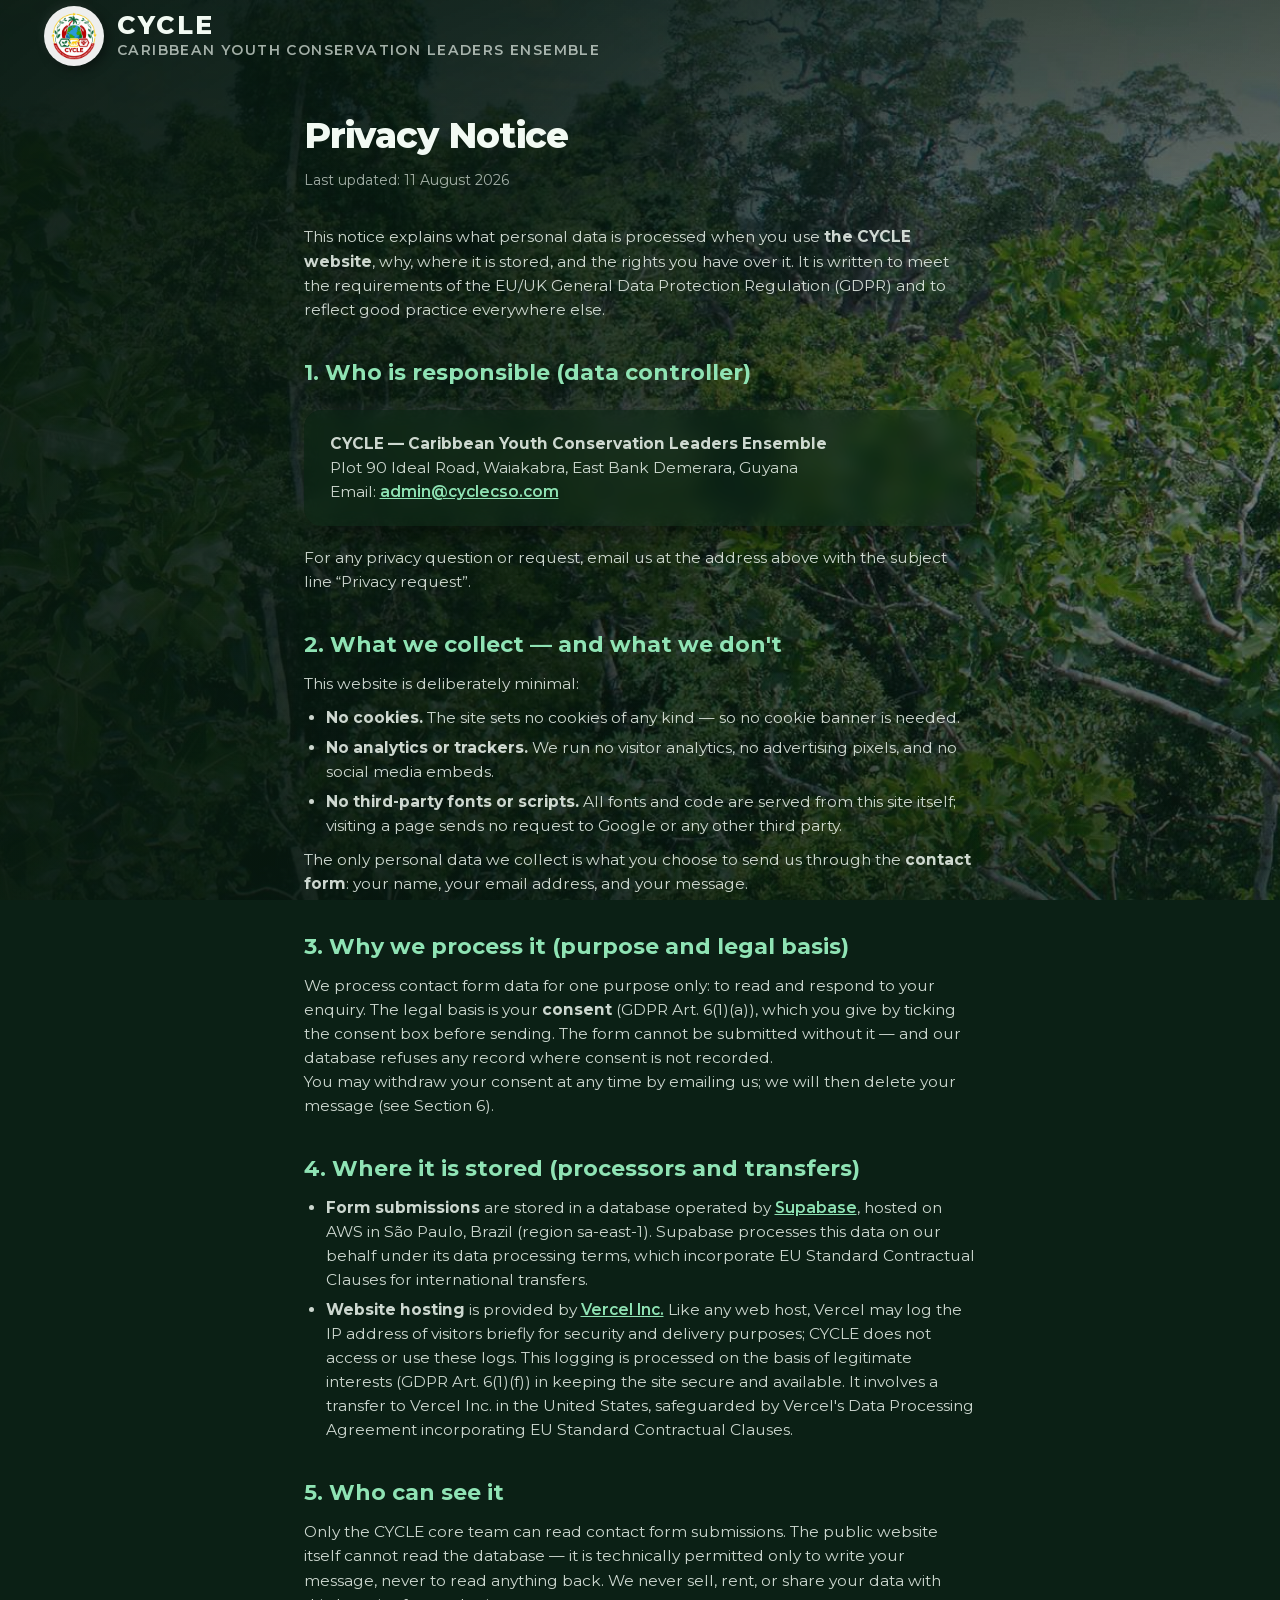
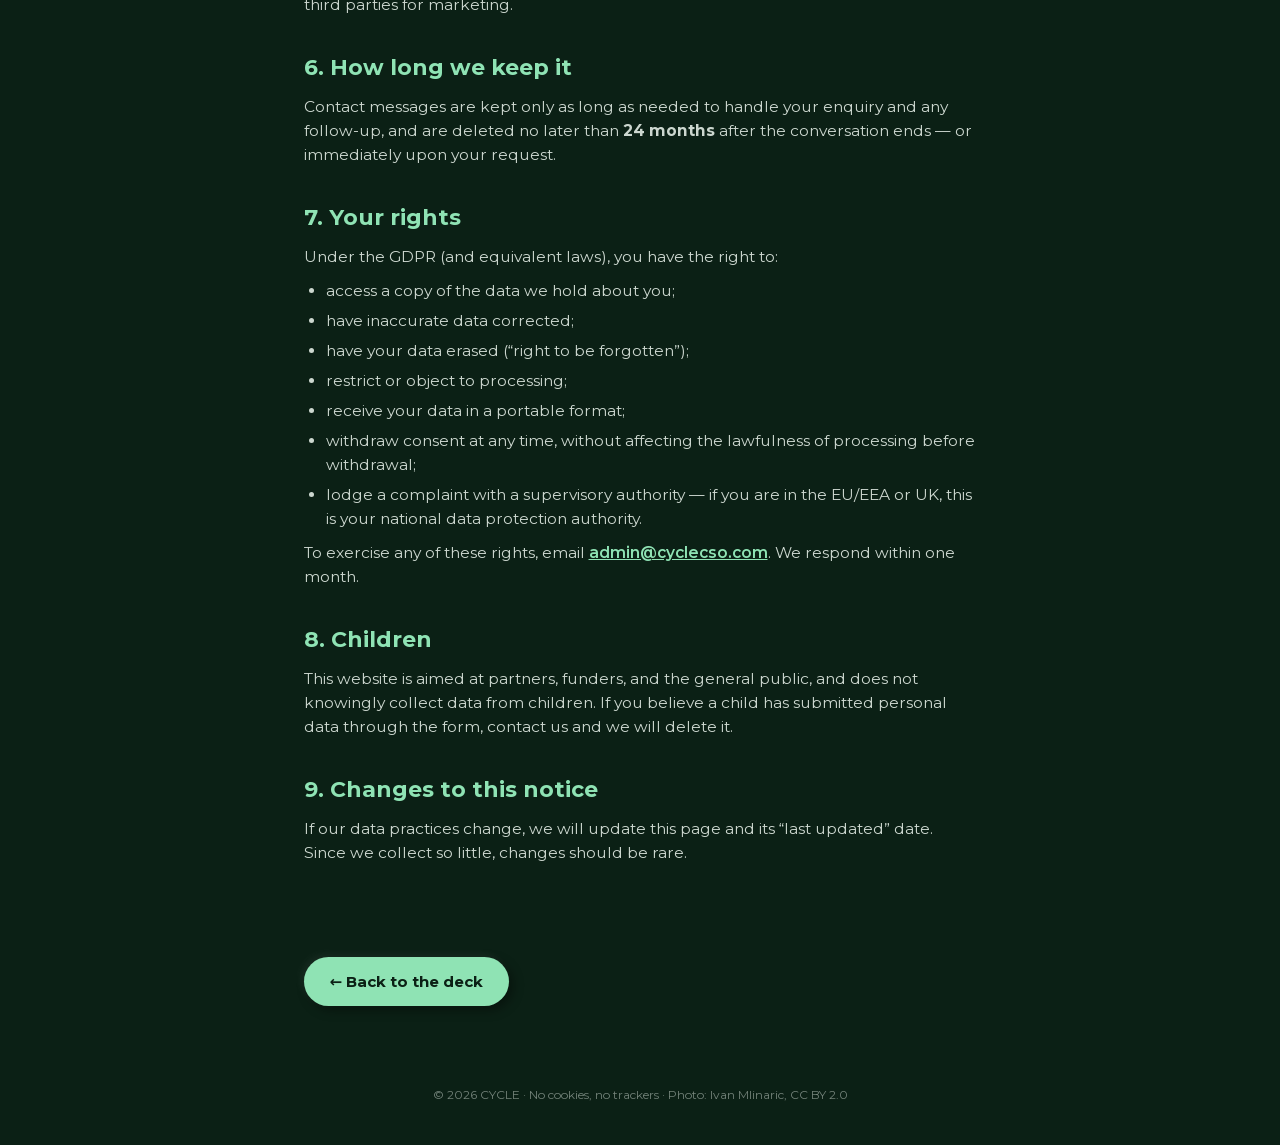
<file: privacy.html>
<!DOCTYPE html>
<html lang="en">
<head>
<meta charset="UTF-8">
<meta name="google-site-verification" content="u0Sw-HFW7HKazmb0p94hC5ojGONIsmfUhgTdzndT9VE">
<meta name="viewport" content="width=device-width, initial-scale=1">
<meta name="color-scheme" content="only dark">
<meta http-equiv="Content-Security-Policy" content="default-src 'none'; style-src 'self' 'unsafe-inline'; img-src 'self'; font-src 'self'; base-uri 'none'; form-action 'self'">
<title>Privacy Notice — CYCLE</title>
<meta name="description" content="Privacy notice for the CYCLE website — what data CYCLE collects, why, where it is stored, and your rights.">
<meta name="robots" content="noindex">
<link rel="canonical" href="https://cyclecso.com/privacy.html">
<link rel="icon" type="image/png" href="assets/img/favicon.png">
<link rel="apple-touch-icon" href="assets/img/apple-touch-icon.png">
<link rel="stylesheet" href="assets/fonts/fonts.css">
<link rel="stylesheet" href="styles.css">
</head>
<body class="legal-page">

<a class="skip-link" href="#main">Skip to main content</a>

<div class="stage" aria-hidden="true">
  <div class="zoom"><div class="pan" id="pan"></div></div>
  <div class="scrim"></div>
</div>

<header class="chrome-top">
  <a class="brand" href="index.html">
    <span class="brand-mark"><img src="assets/img/logo.png" alt="" width="34" height="34"></span>
    <span class="brand-text">
      <span class="brand-name">CYCLE</span>
      <span class="brand-sub">Caribbean Youth Conservation Leaders Ensemble</span>
    </span>
  </a>
</header>

<main id="main" class="legal">
  <h1>Privacy Notice</h1>
  <p class="updated">Last updated: 11 August 2026</p>

  <p>This notice explains what personal data is processed when you use <strong>the CYCLE website</strong>, why, where it is stored, and the rights you have over it. It is written to meet the requirements of the EU/UK General Data Protection Regulation (GDPR) and to reflect good practice everywhere else.</p>

  <h2>1. Who is responsible (data controller)</h2>
  <div class="card">
    <p><strong>CYCLE — Caribbean Youth Conservation Leaders Ensemble</strong><br>
    Plot 90 Ideal Road, Waiakabra, East Bank Demerara, Guyana<br>
    Email: <a href="mailto:admin@cyclecso.com">admin@cyclecso.com</a></p>
  </div>
  <p>For any privacy question or request, email us at the address above with the subject line “Privacy request”.</p>

  <h2>2. What we collect — and what we don't</h2>
  <p>This website is deliberately minimal:</p>
  <ul>
    <li><strong>No cookies.</strong> The site sets no cookies of any kind — so no cookie banner is needed.</li>
    <li><strong>No analytics or trackers.</strong> We run no visitor analytics, no advertising pixels, and no social media embeds.</li>
    <li><strong>No third-party fonts or scripts.</strong> All fonts and code are served from this site itself; visiting a page sends no request to Google or any other third party.</li>
  </ul>
  <p>The only personal data we collect is what you choose to send us through the <strong>contact form</strong>: your name, your email address, and your message.</p>

  <h2>3. Why we process it (purpose and legal basis)</h2>
  <p>We process contact form data for one purpose only: to read and respond to your enquiry. The legal basis is your <strong>consent</strong> (GDPR Art. 6(1)(a)), which you give by ticking the consent box before sending. The form cannot be submitted without it — and our database refuses any record where consent is not recorded.</p>
  <p>You may withdraw your consent at any time by emailing us; we will then delete your message (see Section 6).</p>

  <h2>4. Where it is stored (processors and transfers)</h2>
  <ul>
    <li><strong>Form submissions</strong> are stored in a database operated by <a href="https://supabase.com/privacy" rel="noopener">Supabase</a>, hosted on AWS in São Paulo, Brazil (region sa-east-1). Supabase processes this data on our behalf under its data processing terms, which incorporate EU Standard Contractual Clauses for international transfers.</li>
    <li><strong>Website hosting</strong> is provided by <a href="https://vercel.com/legal/privacy-policy" rel="noopener">Vercel Inc.</a> Like any web host, Vercel may log the IP address of visitors briefly for security and delivery purposes; CYCLE does not access or use these logs. This logging is processed on the basis of legitimate interests (GDPR Art. 6(1)(f)) in keeping the site secure and available. It involves a transfer to Vercel Inc. in the United States, safeguarded by Vercel's Data Processing Agreement incorporating EU Standard Contractual Clauses.</li>
  </ul>

  <h2>5. Who can see it</h2>
  <p>Only the CYCLE core team can read contact form submissions. The public website itself cannot read the database — it is technically permitted only to write your message, never to read anything back. We never sell, rent, or share your data with third parties for marketing.</p>

  <h2>6. How long we keep it</h2>
  <p>Contact messages are kept only as long as needed to handle your enquiry and any follow-up, and are deleted no later than <strong>24 months</strong> after the conversation ends — or immediately upon your request.</p>

  <h2>7. Your rights</h2>
  <p>Under the GDPR (and equivalent laws), you have the right to:</p>
  <ul>
    <li>access a copy of the data we hold about you;</li>
    <li>have inaccurate data corrected;</li>
    <li>have your data erased (“right to be forgotten”);</li>
    <li>restrict or object to processing;</li>
    <li>receive your data in a portable format;</li>
    <li>withdraw consent at any time, without affecting the lawfulness of processing before withdrawal;</li>
    <li>lodge a complaint with a supervisory authority — if you are in the EU/EEA or UK, this is your national data protection authority.</li>
  </ul>
  <p>To exercise any of these rights, email <a href="mailto:admin@cyclecso.com">admin@cyclecso.com</a>. We respond within one month.</p>

  <h2>8. Children</h2>
  <p>This website is aimed at partners, funders, and the general public, and does not knowingly collect data from children. If you believe a child has submitted personal data through the form, contact us and we will delete it.</p>

  <h2>9. Changes to this notice</h2>
  <p>If our data practices change, we will update this page and its “last updated” date. Since we collect so little, changes should be rare.</p>

  <p style="margin-top:48px"><a class="back" href="index.html">← Back to the deck</a></p>
</main>

<footer class="legal-foot"><p>© 2026 CYCLE · No cookies, no trackers · Photo: Ivan Mlinaric, CC BY 2.0</p></footer>

</body>
</html>
</file>
<file: assets/fonts/fonts.css>
@font-face {
  font-family: 'Montserrat';
  font-style: normal;
  font-weight: 400 800;
  font-display: swap;
  src: url('Montserrat.woff2') format('woff2');
}

@font-face {
  font-family: 'EB Garamond';
  font-style: normal;
  font-weight: 400 600;
  font-display: swap;
  src: url('EBGaramond.woff2') format('woff2');
}

@font-face {
  font-family: 'EB Garamond';
  font-style: italic;
  font-weight: 400;
  font-display: swap;
  src: url('EBGaramond-italic.woff2') format('woff2');
}
</file>
<file: styles.css>
/* ════════════════════════════════════════════════════════════════
   CYCLE — pitch deck
   Four fixed-viewport slides over one continuous rainforest
   panorama that pans a viewport-width per slide.
   Layout follows Knaflic: one takeaway per slide, decluttered,
   a single focal point carried by colour and scale.
   ════════════════════════════════════════════════════════════════ */

:root {
  color-scheme: only dark;

  /* Forest palette */
  --deep:    #0B2015;
  --forest:  #12331F;
  --accent:  #8FE3B4;
  --accent-d:#2D6A4F;

  --ink:     #F2FAF3;
  --ink-dim: rgba(242, 250, 243, .84);
  --ink-mut: rgba(242, 250, 243, .66);

  /* Dark neumorphism: same dual-shadow logic as preqal.org, tuned
     for a translucent surface floating on photography. */
  --surf:    rgba(16, 42, 27, .50);
  --surf-2:  rgba(16, 42, 27, .66);
  --neu:     7px 7px 18px rgba(0, 0, 0, .42), -5px -5px 14px rgba(255, 255, 255, .07);
  --neu-sm:  4px 4px 11px rgba(0, 0, 0, .38), -3px -3px 8px rgba(255, 255, 255, .06);
  --neu-in:  inset 3px 3px 8px rgba(0, 0, 0, .46), inset -2px -2px 6px rgba(255, 255, 255, .06);
  --blur:    blur(9px) saturate(115%);

  --radius:  18px;
  --radius-sm: 12px;

  /* Chrome reserves */
  --chrome-t: clamp(52px, 8vh, 78px);
  --chrome-b: clamp(48px, 7vh, 68px);
  /* Space for the nav arrows — derived from the arrows themselves, not
     guessed. An arrow's inner edge is its offset plus its width:
     clamp(8px,1.6vw,26px) + clamp(40px,5.6vw,60px), i.e. 7.2vw once
     both are in their fluid range. The old 7vw rail was therefore
     always a shade NARROWER than the arrows it was meant to clear,
     which is why content kept landing 2px underneath them. +16px is
     the visible gap; the 58px floor covers small screens, where the
     arrows stop shrinking and sit at a fixed 48px inner edge. */
  --rail:     clamp(58px, calc(7.2vw + 16px), 104px);
  --gut:      clamp(18px, 3.4vw, 56px);

  /* Fluid type keyed to vmin: one scale that behaves in both
     orientations. The JS shrink-to-fit handles the extremes. */
  --fs-eyebrow: clamp(14px, 2.3vmin, 22.5px);
  /* one headline size for every slide — there is no h2 step any more */
  --fs-h1:      clamp(37px, 9.77vmin, 108px);
  /* This carried a ~15% uplift to compensate for EB Garamond's small
     x-height. The lede is set in Montserrat now, so that uplift no
     longer buys anything optically — it is kept only because this
     value (via --fs-standfirst) is the agreed size of slides 1-3's
     standfirst text, and changing it would change that. */
  --fs-lede:    clamp(17.5px, 3.1vmin, 29px);
  --fs-body:    clamp(13.5px, 2vmin, 18px);
  --fs-small:   clamp(12.5px, 1.8vmin, 15.5px);
  --fs-stat:    clamp(30px, 6.8vmin, 66px);
  --fs-chip:    clamp(11px, 1.6vmin, 14.5px);

  /* Step colours for the cycle diagram — sampled from the CYCLE logo */
  --c1: #D9A62B;   /* gold   */
  --c2: #D13030;   /* red    */
  --c3: #2E6FBF;   /* blue   */
  --c4: #2FA8D1;   /* cyan   */
  --c-green: #2FA06C;
}

*, *::before, *::after { box-sizing: border-box; margin: 0; padding: 0; }

html, body {
  height: 100%;
  background: var(--deep);
}

body {
  font-family: 'Montserrat', system-ui, -apple-system, 'Segoe UI', sans-serif;
  color: var(--ink);
  line-height: 1.55;
  -webkit-font-smoothing: antialiased;
  overflow: hidden;                 /* the deck never scrolls */
  overscroll-behavior: none;
}
html.js body { position: fixed; inset: 0; }

img { max-width: 100%; display: block; }
em { font-style: normal; color: var(--accent); }

/* ── Accessibility ─────────────────────────────────────────────── */
.skip-link {
  position: absolute; left: -9999px; top: 0; z-index: 60;
  background: var(--accent); color: var(--deep);
  padding: 12px 20px; font-weight: 700; text-decoration: none;
  border-radius: 0 0 var(--radius-sm) 0;
}
.skip-link:focus { left: 0; }

:focus-visible { outline: 3px solid var(--accent); outline-offset: 3px; }

.sr-live {
  position: absolute; width: 1px; height: 1px;
  overflow: hidden; clip: rect(0 0 0 0); white-space: nowrap;
}

/* ── The panning panorama ──────────────────────────────────────── */
.stage { position: fixed; inset: 0; z-index: 0; overflow: hidden; }

/* Ken Burns: the forest breathes, starting zoomed in and easing out
   over 26s, then drifting back. Separate layer so it composes with
   the pan's own translate. Slow enough to stay ambient, wide enough
   that the scene reads as alive rather than still. */
.zoom {
  position: absolute; inset: 0;
  animation: stage-breathe 26s ease-in-out infinite alternate;
  will-change: transform;
}
@keyframes stage-breathe {
  from { transform: scale(1.21); }
  to   { transform: scale(1); }
}
@media (prefers-reduced-motion: reduce) {
  .zoom { animation: none; }
}

.pan {
  position: absolute; top: 0; left: 0;
  width: 400%; height: 100%;
  background: var(--deep) url('assets/img/pano.jpg') center / cover no-repeat;
  /* percentage translate is of the element's own width: 25% = one viewport */
  transform: translate3d(calc(var(--i, 0) * -25%), 0, 0);
  transition: transform 900ms cubic-bezier(.62, .02, .18, 1), opacity .7s ease;
  will-change: transform;
  opacity: 0;
}
.pan.is-ready { opacity: 1; }
html:not(.js) .pan { opacity: 1; }
@media (max-width: 800px) {
  .pan { background-image: url('assets/img/pano-sm.jpg'); }
}

/* Scrim keeps white text ≥4.5:1 even over the brightest sky in the photo */
.scrim {
  position: absolute; inset: 0;
  background:
    /* deepest where the text sits, opening up over the forest on the right */
    linear-gradient(100deg, rgba(7, 24, 15, .92) 0%, rgba(7, 24, 15, .80) 38%,
                            rgba(7, 24, 15, .52) 66%, rgba(7, 24, 15, .38) 100%),
    linear-gradient(to bottom, rgba(7, 24, 15, .55) 0%, rgba(7, 24, 15, .12) 36%,
                               rgba(7, 24, 15, .16) 62%, rgba(7, 24, 15, .60) 100%);
}
/* Slides that carry full-width content need an even field behind them */
body:has(#model.is-active) .scrim,
body:has(#impact.is-active) .scrim,
body:has(#contact.is-active) .scrim {
  /* lighter than it looks: two stacked gradients multiply, so .84/.12
     still composites to ~86% dark behind text while leaving enough
     forest visible for the Ken Burns drift to register */
  background:
    linear-gradient(100deg, rgba(7, 24, 15, .84) 0%, rgba(7, 24, 15, .72) 50%, rgba(7, 24, 15, .60) 100%),
    linear-gradient(to bottom, rgba(7, 24, 15, .46) 0%, rgba(7, 24, 15, .10) 40%, rgba(7, 24, 15, .48) 100%);
}
.scrim { transition: background .6s ease; }

/* ── Persistent chrome ─────────────────────────────────────────── */
.chrome-top, .chrome-bottom {
  position: fixed; left: 0; right: 0; z-index: 30;
  display: flex; align-items: center; justify-content: space-between;
  gap: 16px;
  padding-inline: var(--gut);
  pointer-events: none;
}
.chrome-top    { top: 0;    height: var(--chrome-t); padding-top: env(safe-area-inset-top); }
.chrome-bottom { bottom: 0; height: var(--chrome-b); padding-bottom: env(safe-area-inset-bottom); }
.chrome-top a, .chrome-bottom a, .chrome-bottom button { pointer-events: auto; }

.brand { display: flex; align-items: center; gap: 11px; text-decoration: none; color: inherit; }
.brand-mark {
  width: clamp(38px, 5.6vh, 54px); aspect-ratio: 1; border-radius: 50%;
  background: rgba(255, 255, 255, .93); box-shadow: var(--neu-sm);
  display: grid; place-items: center; flex-shrink: 0; overflow: hidden;
}
.brand-mark img { width: 80%; height: 80%; object-fit: contain; }
.brand-name {
  display: block; font-weight: 800; letter-spacing: .1em;
  font-size: clamp(16px, 2.4vh, 21px); line-height: 1.15;
}
.brand-sub {
  display: block; font-size: clamp(9.5px, 1.3vh, 12px); font-weight: 600;
  letter-spacing: .1em; text-transform: uppercase; color: var(--ink-mut);
}
/* Desktop masthead 20% larger — logo, name and strapline together, so
   the lockup scales as one rather than drifting apart. Desktop only:
   the strapline is hidden on phones anyway, and the header's own
   height reserve (--chrome-t) is tighter there. */
@media (min-width: 901px) {
  .brand { gap: 13px; }
  .brand-mark { width: clamp(45.6px, 6.72vh, 64.8px); }
  .brand-name { font-size: clamp(19.2px, 2.88vh, 25.2px); }
  .brand-sub { font-size: clamp(11.4px, 1.56vh, 14.4px); }
}

.counter {
  font-size: clamp(13px, 1.8vh, 16px); font-weight: 700;
  letter-spacing: .12em; color: var(--ink-mut);
}
.counter #counter-now { color: var(--accent); }
.counter-sep { margin: 0 3px; opacity: .5; }

/* ── Deck + slides ─────────────────────────────────────────────── */
.deck { position: fixed; inset: 0; z-index: 10; }

.slide {
  position: absolute; inset: 0;
  /* align-items:start, not center: when the unscaled box is taller than the
     area the browser clamps centring to start anyway, which threw the
     shrink-to-fit maths off. JS re-centres via --fit-y instead. */
  display: grid; align-items: start; justify-items: center;
  /* minmax(0,1fr), not the implicit auto-sized column: an auto track
     grows to fit a descendant's intrinsic width, and .team's 90vw
     breakout (below) has exactly that — it was inflating .slide-inner
     itself and desyncing every element's centring on the slide, not
     just the carousel. 1fr pins the track to the available space. */
  grid-template-columns: minmax(0, 1fr);
  padding: calc(var(--chrome-t) + 4px) var(--rail) calc(var(--chrome-b) + 4px);
  opacity: 0; visibility: hidden;
  transition: opacity .46s ease, visibility 0s .46s;
}
.slide.is-active {
  opacity: 1; visibility: visible;
  transition: opacity .46s ease .12s, visibility 0s;
}

.slide-inner {
  width: min(100%, 1180px);
  /* flow-root: without a BFC the children's margins collapse through this
     box, so scrollHeight under-reports and the fit maths lets content
     spill into the chrome. */
  display: flow-root;
  /* position:relative isn't for positioning here — it just makes this
     the reliable offsetParent for .slide-body, so JS can read "how much
     vertical space did the eyebrow+headline consume" as a plain
     offsetTop instead of hand-summing heights and margins. */
  position: relative;
}

/* Wraps everything after the eyebrow+headline (built at runtime, see
   app.js) so it can shrink independently of them. Previously --fit
   scaled the ENTIRE slide-inner as one block from its top-left corner,
   which meant the eyebrow+headline rendered at a different size AND a
   different vertical starting point on every slide, purely because of
   how much THAT slide's body content happened to need to shrink —
   About's oversized lede+carousel forced far more shrink than
   Contact's compact form, so the "page header" looked inconsistent
   slide to slide despite sharing identical CSS. Scaling only the body
   keeps the header at its natural, CSS-intended size and position on
   every slide, and the body still shrinks (from its own top-left, same
   reasoning as the old slide-inner scale) to whatever room is left
   below it. */
.slide-body {
  display: flow-root;
  transform: scale(var(--body-fit, 1));
  transform-origin: top left;
}
/* The entrance animation must never land on .slide-body itself: `rise`
   animates `transform`, and an animated transform REPLACES the
   element's own `transform: scale(var(--body-fit))` for as long as it
   runs. That silently un-scaled the body mid-animation — which is what
   made fit()'s old getBoundingClientRect check read a full-size box,
   see phantom overflow, and shrink a correctly-fitted slide to ~0.53
   of its proper size on every return to it. The body's CHILDREN carry
   the stagger instead, so the effect is unchanged visually. */
/* :not(.has-entered) — the entrance plays once per slide, on its first
   reveal, not every time you navigate back to it. Revisiting a slide
   used to replay it, which lifted the eyebrow and headline 14px and
   settled them again: a visible twitch in the hero text every single
   time you came back to a slide you had already seen. */
.slide.is-active:not(.has-entered) .slide-inner > .eyebrow,
.slide.is-active:not(.has-entered) .slide-inner > .headline,
.slide.is-active:not(.has-entered) .slide-body > * { animation: rise .5s cubic-bezier(.2, .7, .3, 1) backwards; }
.slide.is-active:not(.has-entered) .slide-inner > .headline { animation-delay: .06s; }
.slide.is-active:not(.has-entered) .slide-body > *:nth-child(1) { animation-delay: .12s; }
.slide.is-active:not(.has-entered) .slide-body > *:nth-child(2) { animation-delay: .18s; }
.slide.is-active:not(.has-entered) .slide-body > *:nth-child(3) { animation-delay: .24s; }
.slide.is-active:not(.has-entered) .slide-body > *:nth-child(n+4) { animation-delay: .3s; }
@keyframes rise { from { opacity: 0; transform: translateY(14px); } }

/* ── Shared slide typography ───────────────────────────────────── */
.eyebrow {
  display: flex; align-items: center; gap: 10px;
  font-size: var(--fs-eyebrow); font-weight: 700;
  letter-spacing: .2em; text-transform: uppercase; color: var(--ink-mut);
  margin-bottom: clamp(8px, 1.7vmin, 18px);
}
.eyebrow .num {
  color: var(--deep); background: var(--accent);
  padding: 2px 7px; border-radius: 4px; letter-spacing: .08em;
}

.headline {
  font-size: var(--fs-h1); font-weight: 800; line-height: 1.04;
  letter-spacing: -.02em;
  max-width: 17ch;
  text-wrap: balance;
  text-shadow: 0 2px 24px rgba(0, 0, 0, .38);
}
/* Every slide's headline is the SAME size (--fs-h1) — the other three
   used to step down to --fs-h2, which read as the deck's "page header"
   changing size slide to slide. Only max-width differs, and that's a
   wrapping constraint (these headlines are longer than About's), not a
   size one. */
.slide:not(#about) .headline { max-width: 22ch; }

/* Break the contact headline where the sense divides, not where
   text-wrap:balance would put it. Only once there's room for the
   first clause on one line; narrower screens wrap naturally. */
/* Two kinds of authored break: .lb is the desktop break, .br-m the
   phone breaks. The slide-4 break after "research it," carries BOTH
   classes — it is wanted in each layout, for different reasons — and
   the cascade resolves it: this base rule hides both, the min-width
   block below re-shows .lb, the max-width block re-shows .br-m, and
   in the 701-900px band neither fires so the text wraps naturally. */
/* .hb is a third authored break: slide 1's, wanted only in the
   two-column desktop layout, so it is switched on in that block rather
   than by the width-only queries below. */
.headline .lb, .headline .br-m, .headline .hb { display: none; }
@media (min-width: 901px) {
  .headline .lb { display: inline; }
  .s-contact .headline { text-wrap: wrap; max-width: 26ch; }
}
@media (max-width: 700px) {
  .headline .br-m { display: inline; }
}

.lede {
  /* Montserrat (inherited), not the serif this used to set: the lede
     shares the standfirst role with slide 3's closing note, which has
     always inherited the sans, so they now match in face as well as
     size. EB Garamond is still loaded and used — see .sign-off. */
  font-size: var(--fs-lede); line-height: 1.55; color: var(--ink-dim);
  max-width: 60ch;
  margin-top: clamp(10px, 2.3vmin, 24px);
  text-shadow: 0 1px 14px rgba(0, 0, 0, .34);
}
.lede strong { color: var(--ink); font-weight: 600; }
.lede-tight { margin-top: clamp(6px, 1.4vmin, 14px); max-width: 52ch; }

.footnote {
  /* same standfirst size and leading as slides 1 and 2's opening lines */
  font-size: var(--fs-standfirst); line-height: 1.34;
  color: var(--ink-mut); max-width: 62ch;
  margin-top: clamp(8px, 2vmin, 20px);
}

/* ── Chips ─────────────────────────────────────────────────────── */
.chip-row {
  display: flex; flex-wrap: wrap; gap: clamp(6px, 1.2vmin, 12px);
  list-style: none;
  margin-top: clamp(12px, 3vmin, 32px);
}
.chip {
  font-size: var(--fs-chip); font-weight: 700;
  letter-spacing: .07em; text-transform: uppercase;
  padding: clamp(6px, 1.1vmin, 11px) clamp(11px, 1.8vmin, 19px);
  border-radius: 999px;
  background: var(--surf); backdrop-filter: var(--blur); -webkit-backdrop-filter: var(--blur);
  box-shadow: var(--neu-sm);
  color: var(--ink-dim);
}
.chip-row-sm { margin-top: clamp(10px, 2.2vmin, 22px); }
.chip-row-sm .chip { text-transform: none; letter-spacing: .02em; font-weight: 600; }

/* ── 01 · team carousel ────────────────────────────────────────── */
:root {
  /* +15% over the base row to hold the larger member text */
  --tm-h:   clamp(188px, 30vh, 215px);
  --tm-gap: clamp(8px, 1.4vmin, 14px);
  /* The scroll viewport's height and the nav button's diameter, named
     because .team-up positions itself from both. Custom properties
     resolve where they are used, so the --tm-h overrides further down
     flow into this automatically. */
  --tm-vp-h: calc(2 * var(--tm-h) + 1 * var(--tm-gap));
  --tm-btn:  clamp(34px, 4.6vmin, 42px);
}
/* Desktop rows are shorter than that base. The carousel is the only
   thing making slide 1 taller than its slot (measured at 1440x900:
   593px of carousel against a 523px budget, while the lede beside it
   needs just 442px), and being over that budget is what forced slide
   1's body to scale down — which in turn rendered its opening line
   visibly smaller than the identically-sized opening line on slide 2.
   Sizing the three rows to fit the slot keeps every slide's body type
   at its true CSS size instead. Three rows still show: one faded, one
   highlighted, one faded. */
@media (min-width: 901px) {
  :root { --tm-h: clamp(166px, 20vh, 202px); }
}

.about-cols {
  /* carousel column widened 30% (.58fr -> .75fr of the same 2fr total).
     minmax(0, Nfr) on both tracks: a bare fr track grows to fit its
     content's intrinsic size when that content is wider than the track,
     and .team's full-bleed breakout is exactly that. (These two tracks
     used to be deliberately asymmetric to accommodate per-element
     inline width corrections in fit(); those are gone — the body is
     widened as a whole now — so both can be protected again.) */
  /* Equal tracks, so the divider lands on the centre line of the slide
     — and, because .slide-inner is centred in the viewport, on the
     centre of the screen. The carousel column gains what the text
     column gives up. */
  display: grid; grid-template-columns: minmax(0, 1fr) 1px minmax(0, 1fr);
  column-gap: var(--about-gap); row-gap: clamp(28px, 4.5vmin, 72px);
  align-items: center;
  margin-top: clamp(10px, 2.2vmin, 24px);
}
/* Half the old single gap, because the divider track means there are
   now two of them — the columns keep the widths they had. */
:root { --about-gap: clamp(14px, 2.25vmin, 36px); }
/* The divider between a slide's two columns, shared by slides 1 and 4.
   One declaration covers both orientations, so it needs no media
   queries of its own and simply follows whatever its grid is doing:
   in the three-track layout the 1px track gives its width and stretch
   gives it the row's full height; once the grid collapses to one
   column it spans that column and min-height keeps the hairline that
   an auto row would otherwise flatten to nothing. */
.col-rule { align-self: stretch; min-height: 1px; background: rgba(255, 255, 255, .18); }
/* Ranged left, not justified: the other two standfirst texts have
   always been left-aligned, so justifying this one made the same role
   look different slide to slide — and in a narrow phone column
   justification opens visible rivers between words. */
.about-cols .lede { margin-top: 0; }
/* The deck's standfirst size: the opening statement on slides 1 and 2
   and the closing note on slide 3 all share it, so the same role reads
   at the same size wherever it appears. One token rather than three
   rules, so they can't drift apart. Multipliers taper on compact
   screens, where the columns stack and the full step would push the
   slide past the shrink-to-fit floor into the chrome. */
:root { --fs-standfirst: calc(var(--fs-lede) * 1.5925); }
/* These two steps are set by what slide 1 can actually hold, not by
   taste: the three standfirst texts only render at the same size when
   slide 1 fits its slot without the auto-shrink kicking in, and on a
   stacked phone layout its opening line sits above a full-width
   carousel rather than beside it. Sized so slide 1 lands at scale 1
   and all three therefore render identically. */
@media (max-width: 900px), (max-height: 600px) {
  :root { --fs-standfirst: calc(var(--fs-lede) * 1.02); }
}
@media (max-width: 420px), (max-height: 430px) {
  :root { --fs-standfirst: calc(var(--fs-lede) * 0.9); }
}
/* 1.34, not the 1.42 the smaller lede uses: leading should tighten as
   type grows, and at this size 1.42 both read loose and made slide 1's
   opening line the tallest thing on that slide (505px against a 523px
   budget once the carousel was sized down), which would have forced
   the whole body to scale — the exact thing that made this line render
   smaller than slide 2's identical one. */
.s-about .lede,
.s-model .lede { font-size: var(--fs-standfirst); line-height: 1.34; }

/* ── Slide 1's two-column desktop layout ───────────────────────── */
/* Desktop only: the guard is the exact inverse of the two breakpoints
   that restack or reflow this slide, so phones and landscape phones
   are untouched. */
@media (min-width: 901px) and (min-height: 601px) {
  /* The headline is pulled into the left column by fit() in app.js,
     which sets an inline max-width from the measured track — it cannot
     be done here, because the headline lives outside the scaled body
     and the two boxes don't share a coordinate system. See the comment
     at the end of fit() for why measuring beats deriving.

     Set down a step and opened up slightly, per the two-column
     rebalance: the narrower column takes a smaller size better, and
     the extra leading keeps it readable. Note this deliberately breaks
     the standfirst parity with slide 2 — see --fs-standfirst above.
     The two changes very nearly cancel in height (.92 x 1.42/1.34 =
     .975), so the slide's fit is unaffected. */
  /* Wider gutters either side of the divider. Overridden here rather
     than at :root so phones, which set their own `gap`, and landscape
     phones, which don't, both keep the tighter original. */
  :root { --about-gap: clamp(26px, 4.2vmin, 64px); }

  /* Break after "Together," instead of letting it wrap where it likes.
     text-wrap has to go back to `wrap`: `balance` re-flows around an
     authored break and undoes it. */
  .s-about .headline { text-wrap: wrap; }
  .s-about .headline .hb { display: inline; }

  /* Stepped down so the longest line, "we regenerate.", fits the
     half-width column. At full --fs-h1 it does not: the headline breaks
     three ways, strands a word alone, and the taller header squeezes
     the body hard enough to shrink the carousel by a fifth. This is the
     one headline in the deck that is not --fs-h1 — see the note by
     .slide:not(#about) .headline — and it is the price of putting the
     divider on the centre line rather than on a 1.25/.75 split. */
  /* No font-size here: fit() caps it against the measured column, so
     the headline stays as close to --fs-h1 as the column allows rather
     than paying a fixed penalty at every width. */
  /* Justified here, against the general rule two blocks up that keeps
     the standfirsts ranged left. That rule's two objections both fall
     away in this layout: it now sits in a column of its own with the
     divider on its right edge, where a ragged edge reads as uneven
     space rather than as texture, and the rivers it warns about were a
     narrow-phone problem, which this desktop-only block excludes. */
  .s-about .lede { font-size: calc(var(--fs-standfirst) * .92); line-height: 1.42; text-align: justify; }
}

.team-h {
  /* Sized to span the carousel exactly, on one line. Measured: this
     string at weight 700 with .16em tracking, uppercased, is 19.72x
     its own font size wide, so dividing the container's inline size
     by a whisker more than that fills the width and leaves a hair of
     slack. A container query, not vw: the carousel is 90dvw on
     phones but a grid column on desktop, and only the container knows
     which. The clamp is a guard against absurdity, not a design
     bound - it is set wide enough never to bind in practice, because
     if it binds the heading stops spanning. */
  font-size: clamp(10px, calc(100cqw / 19.9), 80px);
  white-space: nowrap;
  font-weight: 700;
  letter-spacing: .16em; text-transform: uppercase; color: var(--ink-mut);
  /* The up chevron straddles the viewport's top edge, so it reaches
     half its own height up into this margin. Taking the max with that
     half (plus a little air) makes the clearance a guarantee rather
     than a value that happens to be big enough — the hand-tuned
     numbers here and in the landscape block had both quietly stopped
     being big enough as the button and heading changed size. */
  margin-bottom: max(clamp(17px, 2.4vmin, 24px), var(--tm-btn-clear));
}
:root { --tm-btn-clear: calc(var(--tm-btn) / 2 + 3px); }

/* Two rows tall — see the height note on .team-vp. */
.team-vp {
  /* Two rows, not three. The cards had to grow by half to fit a whole
     bio, and at three rows that made the carousel 156px taller, which
     the slide's shrink-to-fit paid for by scaling ALL of slide 1 down
     about 15% - the bio fitted but everything got harder to read. Two
     of the taller rows occupy 314px against the 320px three short ones
     used, so the slide is back to its original scale and the bio still
     fits. The cost is seeing two members at a time instead of three;
     the list scrolls continuously, so none are hidden. */
  height: var(--tm-vp-h);
  /* Negative margin widens the clipping box, the equal padding puts
     the rows back where they were — so card width is untouched (and
     the bios stay inside their line budget) while the selected card's
     scale-up has somewhere to bleed instead of having its rounded
     corners sliced off by this overflow. Percentage rather than a
     flat 8px: the bleed a scale-up needs is proportional to card
     width (1.25% each side), so a fixed value that suited a 335px
     phone card fell 5px short on an 810px one and sliced it. */
  margin-inline: -2%;
  padding-inline: 2%;
  overflow: hidden;
  /* gentle edge fade only: the outer rows stay whole, never clipped */
  -webkit-mask-image: linear-gradient(to bottom, rgba(0,0,0,.55), #000 14%, #000 86%, rgba(0,0,0,.55));
  mask-image: linear-gradient(to bottom, rgba(0,0,0,.55), #000 14%, #000 86%, rgba(0,0,0,.55));
}
.team-list {
  list-style: none;
  display: flex; flex-direction: column;
  gap: var(--tm-gap);
  will-change: transform;
}

.tm {
  /* Held in variables because the LinkedIn panel has to cancel the
     vertical padding to reach the card's top and bottom edges. */
  --tm-pad-y: clamp(8px, 1.3vmin, 12px);
  --tm-pad-x: clamp(10px, 1.5vmin, 15px);
  position: relative;   /* anchors the one-shot shine on selection */
  height: var(--tm-h); flex-shrink: 0; overflow: hidden;
  display: flex; gap: clamp(12px, 2vmin, 20px); align-items: center;
  /* No right padding: the LinkedIn panel runs to the card's own edge,
     which also makes its 18% resolve against very nearly the full card
     width rather than an inset content box. */
  padding: var(--tm-pad-y) 0 var(--tm-pad-y) var(--tm-pad-x);
  border-radius: var(--radius-sm);
  opacity: .30; filter: saturate(.75);
  transition: opacity .5s ease, filter .5s ease, background .5s ease,
              transform .45s cubic-bezier(.22, 1, .36, 1), box-shadow .45s ease;
}
.tm-mid {
  opacity: 1; filter: none;
  background: var(--surf); backdrop-filter: var(--blur); -webkit-backdrop-filter: var(--blur);
  /* Lifted and deepened while selected, back to flat when not — the
     transition on .tm carries it both ways, so deselection is the
     same move in reverse rather than a snap. */
  transform: scale(1.025);
  box-shadow: 0 12px 30px rgba(0, 0, 0, .46), 0 3px 8px rgba(0, 0, 0, .32),
              inset 0 1px 0 rgba(255, 255, 255, .07);
}
/* One-shot shine, fired by selection. The overlay only EXISTS while
   .tm-mid is on the card, so the animation runs once when the class
   lands and is gone when it leaves — no reset logic, and re-selecting
   the same member later plays it again. app.js toggles the class with
   classList.toggle(name, force), which is a no-op when the state is
   unchanged, so the ~10Hz highlight pass does not retrigger it. */
.tm-mid::after {
  content: "";
  position: absolute;
  top: -50%; bottom: -50%; left: -60%; right: -60%;
  background: linear-gradient(
    100deg,
    transparent 42%,
    rgba(255, 255, 255, .12) 47%,
    rgba(255, 255, 255, .5) 50%,
    rgba(255, 255, 255, .12) 53%,
    transparent 58%
  );
  transform: translateX(-100%);
  /* 1.66s, from an original .95s: a 30% speed cut then a further 18%
     (.95 / 0.7 / 0.82), leaving the sweep at 57% of its first speed.
     Unlike the looping shine on the social icons — where a cycle is a
     crossing plus a rest and only the crossing reads as the "speed" —
     this is a single sweep with no hold, so the whole duration IS the
     crossing and scales directly. */
  animation: card-sheen 1.66s cubic-bezier(.4, 0, .3, 1) 1 both;
  pointer-events: none;
  z-index: 3;
}
@keyframes card-sheen {
  from { transform: translateX(-100%); }
  to   { transform: translateX(100%); }
}
@media (prefers-reduced-motion: reduce) {
  .tm-mid { transform: none; }
  .tm-mid::after { animation: none; opacity: 0; }
}
html:not(.js) .tm { opacity: 1; filter: none; height: auto; }
html:not(.js) .team-vp { height: auto; overflow: visible; -webkit-mask-image: none; mask-image: none; }

.tm-ava {
  flex-shrink: 0;
  width: clamp(96px, 13.5vmin, 122px); aspect-ratio: 1; border-radius: 50%;
  display: grid; place-items: center;
  background: rgba(255, 255, 255, .10);
  border: 3px solid var(--accent);
  color: rgba(242, 250, 243, .8);
  overflow: hidden;
}
.tm-ava svg { width: 72%; height: 72%; }
/* A real headshot fills the disc. The adjacent-sibling selector is what
   makes the fallback work without JS having to toggle a class: the
   silhouette is hidden only while an <img> actually precedes it, so
   app.js removing a broken <img> brings the silhouette straight back. */
.tm-ava img {
  grid-area: 1 / 1;
  width: 100%; height: 100%;
  object-fit: cover; object-position: center 22%;
  display: block;
}
.tm-ava img + svg { display: none; }
/* placeholder tint rotates through the logo palette */
.tm:nth-child(5n+1) .tm-ava { border-color: var(--c1); }
.tm:nth-child(5n+2) .tm-ava { border-color: var(--c2); }
.tm:nth-child(5n+3) .tm-ava { border-color: var(--c-green); }
.tm:nth-child(5n+4) .tm-ava { border-color: var(--c3); }
.tm:nth-child(5n)   .tm-ava { border-color: var(--c4); }

/* Avatar and tier badge as one column. */
.tm-id {
  flex-shrink: 0;
  align-self: stretch;
  display: flex; flex-direction: column;
  align-items: center; justify-content: center;
  gap: clamp(3px, .5vmin, 6px);
}
/* The avatar is now sized off the CARD's height rather than the
   viewport. Every width-based clamp left a different amount of room
   underneath it - measured 8px at 768px, 12px at 560px, but 37px on a
   landscape phone - so any badge big enough to read at one breakpoint
   clipped at another. A share of the stretched column leaves the same
   proportion free everywhere. Two selectors deep so it outranks the
   four .tm-ava width clamps in the media queries below without
   depending on source order. */
/* Derived from --tm-h, not from a percentage of the stretched column.
   iOS Safari resolves a child's percentage height against a stretched
   flex item unreliably (treats it as indefinite), so height:66% fell
   to auto, aspect-ratio had nothing to bind, and the avatar took its
   content's intrinsic size — the img's 240px attribute on a photo
   card, the svg default elsewhere. The id column blew out to most of
   the card and crushed the text to nothing on real iPhones, while
   Chrome resolved the same percentage fine, which is why every local
   sweep passed. --tm-h minus the card's own padding is the same
   number the percentage was aiming at, computed from definite tokens. */
.tm-id .tm-ava {
  --tm-ava: calc((var(--tm-h) - 2 * var(--tm-pad-y)) * .66);
  width: var(--tm-ava);
  height: var(--tm-ava);
}

.tm-badge {
  flex-shrink: 0;
  font-size: clamp(8.5px, 1.05vmin, 10px);
  font-weight: 800; letter-spacing: .04em; text-transform: uppercase;
  /* Wraps at EVERY width, not just narrow ones. On one line this pill
     is the widest thing in the card - 126px of a 425px card at 1920,
     nearly a third - which left the bio 196px for 17.8px type and sent
     it to six lines. Breaking after "EXECUTIVE" costs a few pixels of
     height and returns about 55px to the text column. */
  line-height: 1.15; white-space: normal; text-align: center;
  max-width: 13ch;
  padding: .38em .72em;
  border-radius: 999px;
  border: 1px solid rgba(255, 255, 255, .45);
  box-shadow: 0 1px 2px rgba(0, 0, 0, .35), inset 0 1px 0 rgba(255, 255, 255, .6);
}
/* The narrow bright band either side of 50% is what reads as metal. A
   flat tint, or a plain two-stop gradient, just reads as a coloured
   pill - the specular highlight is the whole effect. */
.tm-badge-exec {
  color: #3B2B06;
  background-image: linear-gradient(158deg, #7A5B12 0%, #C9A13D 17%, #F7E7AA 41%, #FFFAE4 50%, #EFD894 59%, #B7902E 82%, #6C4D0D 100%);
}
.tm-badge-carib {
  color: #23282B;
  background-image: linear-gradient(158deg, #6B7277 0%, #A8B1B7 17%, #E7EDF0 41%, #FFFFFF 50%, #DAE1E5 59%, #99A2A8 82%, #656C71 100%);
}
/* Below the wide layouts the pill is the widest thing in the card, not
   the avatar, and a single line of it was taking the text column down
   to 59px at 320px - narrower than the name it sits beside. Wrapping
   to two lines cuts the column to the width of "EXECUTIVE" and hands
   the difference back to the text. The avatar's share drops to make
   room for the second line, and the floor on the font size goes up:
   these are scaled down by the fit system, so the 8.5px base was
   reaching the eye at 5.4px. */
@media (max-width: 1100px) {
  .tm-badge { font-size: clamp(10px, 1.05vmin, 11px); }
  .tm-id .tm-ava { --tm-ava: calc((var(--tm-h) - 2 * var(--tm-pad-y)) * .56); }
}

/* Takes the slack so the LinkedIn link is pushed to the card's right
   edge. min-width:0 is load-bearing: without it a flex item refuses to
   shrink below its min-content width, and the long member names would
   push the link off the end of an overflow:hidden card. */
.tm-body { flex: 1 1 auto; min-width: 0; }

/* LinkedIn link, one per member. It is the row's third flex child
   rather than anything inside .tm-body, because the card has a fixed
   height and clips: content added to the text column would eat into
   the bio instead of sitting beside it. */
/* The whole right-hand 18% of the card is the LinkedIn target, rather
   than a small disc floating in it. Stretch plus negative vertical
   margins cancel the card's padding so the panel reaches all four of
   its own edges; the card's overflow:hidden and border-radius then
   clip its outer corners to the card's curve, so it needs no radius
   of its own. */
.tm-li {
  /* A flex basis resolves against the CONTENT box, which is the card
     minus its left padding, so a flat 18% measured 17.4-17.8% of the
     card itself. Content = card - padX, so 18% of the card is 18% of
     the content plus 18% of that padding. */
  flex: 0 0 calc(12% + var(--tm-pad-x) * .12);
  align-self: stretch;
  margin-block: calc(-1 * var(--tm-pad-y));
  display: grid; place-items: center;
  border-left: 1px solid rgba(255, 255, 255, .16);
  background: rgba(255, 255, 255, .07);
  color: var(--ink);
}
/* Sized off the panel so it tracks the card rather than the viewport,
   with a ceiling so it does not become a billboard on wide screens. */
.tm-li svg { width: min(46%, 30px); height: auto; fill: currentColor; }
@media (hover: hover) and (pointer: fine) {
  .tm-li { transition: background .2s ease, color .2s ease; }
  .tm-li:hover { background: var(--accent); color: var(--deep); }
}
/* Off-centre cards sit at 30% opacity, but their links are still
   tabbable. Lift the whole card while anything inside it holds focus,
   so a keyboard user never lands a focus ring on faded content. */
.tm:focus-within { opacity: 1; filter: none; }

.tm-name {
  /* +15% over the shared body token, scoped to the carousel only */
  font-size: calc(var(--fs-body) * 1.15); font-weight: 700; color: var(--ink);
  line-height: 1.25; margin-bottom: 3px;
}
.tm-role {
  /* Its own line, not a run trailing the name. Inline, a long title
     broke wherever the name happened to end - "Dr. Stefan Gravesande
     Co-" / "founder & President" - which reads as a typo rather than
     a title. A block puts the break where it belongs, and every card
     then has the same two-line shape regardless of name length. */
  display: block;
  font-weight: 600; color: var(--accent);
  font-size: .82em; letter-spacing: .04em;
  /* No nowrap. It kept the role from breaking beside the name, but it
     also made the whole title one unbreakable run, and the real
     titles are longer than the placeholders were: "Co-founder &
     Committee Member" ran 15px past the text column at 1024px, where
     "Co-founder & President" had always just fit. A role wrapping
     between words is ordinary; a card clipping its title is not. */
}
.tm-bio {
  font-size: calc(var(--fs-small) * 1.15); color: var(--ink-dim); line-height: 1.42;
  display: -webkit-box; -webkit-line-clamp: 4; -webkit-box-orient: vertical; overflow: hidden;
}
/* Desktop rows are shorter than the base (see the --tm-h override
   above), so the avatar and bio are sized to actually fit inside one.
   This has to sit AFTER the .tm-ava/.tm-bio rules it overrides: an
   earlier attempt lived up beside the --tm-h override, lost to the
   later base rule at equal specificity, and silently did nothing —
   leaving a 122px avatar and a 3-line bio needing 154px of row in a
   130px row, i.e. both visibly clipped. */
@media (min-width: 901px) {
  .tm-ava { width: clamp(74px, 9.8vmin, 96px); }
  .tm-bio { -webkit-line-clamp: 4; }
}

/* Step buttons: up above, down below, centred on the carousel */
/* container-type so .team-h can size itself against the carousel's own
   width. Safe here: both .about-cols tracks are already minmax(0, Nfr)
   precisely so this element's intrinsic width never drives the grid,
   which is the same independence inline-size containment asserts. */
.team { position: relative; container-type: inline-size; }
.team-btn {
  position: absolute; left: 50%; translate: -50% 0; z-index: 8;
  width: var(--tm-btn); aspect-ratio: 1;
  display: grid; place-items: center;
  border: none; border-radius: 50%; cursor: pointer;
  background: var(--surf-2); backdrop-filter: var(--blur); -webkit-backdrop-filter: var(--blur);
  box-shadow: var(--neu-sm);
  color: var(--ink);
  transition: background .18s ease, transform .18s ease, color .18s ease;
}
.team-btn svg {
  width: 46%; height: 46%; fill: none;
  stroke: currentColor; stroke-width: 2.6; stroke-linecap: round; stroke-linejoin: round;
}
.team-btn:hover { color: var(--accent); transform: translateX(0) scale(1.08); }
.team-btn:active { transform: scale(.94); box-shadow: inset 2px 2px 6px rgba(0, 0, 0, .4); }
/* Both straddle an edge of the scroll viewport. Measured from the
   BOTTOM of .team, which is the viewport's own bottom edge — the
   heading is the only thing above the viewport, so anchoring the up
   button from the top made its position depend on the heading's
   height. That is what put it on top of a letter once the heading grew
   with the wider two-column carousel. From the bottom, neither button
   can be moved by anything the heading does. */
.team-up { top: auto; bottom: calc(var(--tm-vp-h) - var(--tm-btn) / 2); }
.team-down { bottom: calc(var(--tm-btn) / -2); }
html:not(.js) .team-btn { display: none; }

/* Desktop: lede left, diagram right, same row, 50/50. On mobile this
   collapses back to stacked (see the compact media query below). */
.model-cols {
  display: grid; grid-template-columns: .92fr 1.08fr;
  align-items: center;
  gap: clamp(20px, 3.6vmin, 60px);
  margin-top: clamp(10px, 2.2vmin, 24px);
}
.model-cols .lede { margin-top: 0; }

/* ── 02 · the cycle infographic ────────────────────────────────── */
/* Diagram sits right within its column; open space to its left is
   where the step labels pop out. */
.cycle-area {
  position: relative;
  display: flex; justify-content: flex-end;
  /* shared with .cy-l below: .cy-labels is a SIBLING of .cycle-fig
     here, not nested inside it, so .cy-l's containing block is this
     element, not the ring. A var keeps the popover's right-edge anchor
     (cycle-fig's own left edge) in sync with the ring's width instead
     of hand-duplicating the clamp() and letting the two drift apart. */
  --cy-fig-w: clamp(253px, 50.6vmin, 462px);
}

.cycle-fig {
  position: relative;
  /* +10% over the original desktop size */
  width: var(--cy-fig-w);
  aspect-ratio: 1;
}
.cy-ring { position: absolute; inset: 0; width: 100%; height: 100%; }
.cy-swooshes { filter: drop-shadow(2px 3px 4px rgba(0, 0, 0, .38)); }

/* The rotating layer: swooshes + nodes spin, the core stays still.
   JS (WAAPI) drives the rotation so it can decelerate to a stop with
   step 01 back at the top-left; .cy-nt counter-rotates in sync so the
   numbers stay upright. */
.cy-spin { position: absolute; inset: 0; }
.cy-nt {
  display: grid; place-items: center;
  width: 100%; height: 100%; border-radius: 50%;
}

.cy-node {
  position: absolute;
  transform: translate(-50%, -50%);
  aspect-ratio: 1; border-radius: 50%;
  display: grid; place-items: center;
  border: 3px solid rgba(255, 255, 255, .92);
  font-family: inherit; font-weight: 800;
  letter-spacing: .02em; cursor: pointer;
  box-shadow: 4px 5px 13px rgba(0, 0, 0, .5), inset -2px -3px 6px rgba(0, 0, 0, .2),
              inset 2px 3px 6px rgba(255, 255, 255, .3);
  transition: transform .18s ease, box-shadow .18s ease;
}
.cy-node:hover { transform: translate(-50%, -50%) scale(1.07); }
.cy-node:active { transform: translate(-50%, -50%) scale(.96); }
.cy-node.is-open { box-shadow: 0 0 0 4px rgba(255, 255, 255, .35), 4px 5px 13px rgba(0, 0, 0, .5); }

/* staggered positions + sizes, mirroring the reference's rhythm */
.cy-n1 { left: 24.7%; top: 27.8%; width: 17.5%; background: var(--c1); color: var(--deep); font-size: clamp(13px, 2.5vmin, 23px); }
.cy-n2 { left: 70.3%; top: 23%;   width: 20.5%; background: var(--c2); color: #fff;        font-size: clamp(15px, 2.9vmin, 27px); }
.cy-n3 { left: 77.7%; top: 67%;   width: 20.5%; background: var(--c3); color: #fff;        font-size: clamp(15px, 2.9vmin, 27px); }
.cy-n4 { left: 28.8%; top: 74.3%; width: 18.5%; background: var(--c4); color: var(--deep); font-size: clamp(14px, 2.7vmin, 25px); }

.cy-core {
  position: absolute; left: 50%; top: 50%;
  transform: translate(-50%, -50%);
  display: grid; place-items: center; gap: 6px;
  text-align: center; pointer-events: none;
}
.cy-core img {
  width: clamp(46px, 9.6vmin, 84px); height: auto;
  background: rgba(255, 255, 255, .95); border-radius: 50%;
  padding: 6%;
  box-shadow: 5px 6px 14px rgba(0, 0, 0, .45);
}
.cy-word {
  font-weight: 800; letter-spacing: .26em; text-indent: .26em;
  font-size: clamp(14px, 2.5vmin, 23px);
}
.cy-word b:nth-child(1) { color: var(--c2); }
.cy-word b:nth-child(2) { color: var(--c1); }
.cy-word b:nth-child(3) { color: #4ECf95; }
.cy-word b:nth-child(4) { color: #6FA8E8; }
.cy-word b:nth-child(5) { color: var(--c4); }

.cy-labels { display: contents; list-style: none; }
/* Desktop: one fixed popover slot, vertically centred on the ring, in
   the open space to its left — whichever step is active shows here.
   A single steady position (not one computed per node) reads far
   more predictably than the ring's own numbers moving underneath it.
   Anchored with right:100% (not left:0): .cy-labels lives INSIDE
   .cycle-fig, so left:0 would sit at the ring's own left edge and the
   popover's width would extend rightward into the ring/nodes. right:100%
   plus a margin instead places it entirely in the free space that
   .cycle-area (flex, justify-content:flex-end) leaves to .cycle-fig's left. */
.cy-l {
  position: absolute; z-index: 5;
  width: min(165px, 13vw);
  right: var(--cy-fig-w); top: 50%;
  margin-right: clamp(10px, 1.6vmin, 18px);
  text-align: left;
}

/* Ribbon buttons — the reference's coloured subtitle bars, clickable.
   width:100% (not shrink-to-fit): a button's natural content width
   ignores its positioned ancestor's narrower box, so at this box's
   190px slot the "Shape Policy"-length labels would overflow past it
   into the lede text regardless of .cy-l's own width. Forcing 100%
   plus letting .rib-t wrap keeps every ribbon inside the fixed slot. */
.rib {
  display: flex; align-items: center; gap: 10px;
  width: 100%; max-width: 100%; box-sizing: border-box;
  border: none; cursor: pointer; font-family: inherit;
  padding: clamp(7px, 1.3vmin, 11px) clamp(12px, 1.9vmin, 18px);
  border-radius: 5px;
  font-size: clamp(13px, 1.9vmin, 17px); font-weight: 700; line-height: 1.15;
  box-shadow: 3px 4px 10px rgba(0, 0, 0, .45);
  transition: transform .16s ease, box-shadow .16s ease, filter .16s ease;
}
.rib-t { flex: 1 1 auto; white-space: normal; min-width: 0; }
.rib:hover { transform: translateY(-2px); filter: brightness(1.08); }
.rib:active { transform: translateY(0); }
.rib-1 { background: var(--c1); color: var(--deep); }
.rib-2 { background: var(--c2); color: #fff; }
.rib-3 { background: var(--c3); color: #fff; }
.rib-4 { background: var(--c4); color: var(--deep); }
.rib-num { font-size: .82em; opacity: .82; font-weight: 800; }
.rib-x {
  width: 8px; height: 8px; flex-shrink: 0;
  border-right: 2.4px solid currentColor; border-bottom: 2.4px solid currentColor;
  transform: rotate(45deg) translate(-1px, -1px);
  transition: transform .2s ease;
  opacity: .85;
}
.rib.is-open .rib-x { transform: rotate(225deg) translate(-1px, -1px); }

.cy-desc { margin-top: clamp(6px, 1.2vmin, 10px); }
.cy-desc p {
  font-size: var(--fs-body); color: var(--ink-dim); line-height: 1.45;
  background: var(--surf-2); backdrop-filter: var(--blur); -webkit-backdrop-filter: var(--blur);
  border-radius: var(--radius-sm);
  padding: clamp(9px, 1.5vmin, 14px) clamp(11px, 1.7vmin, 16px);
  box-shadow: var(--neu-sm);
  text-align: left;
}
/* Without JS the toggles can't run — show every description */
html:not(.js) .cy-desc[hidden] { display: block; }

/* Desktop + mouse: the diagram stands alone. Labels appear only while
   the pointer is on the diagram (or a step is expanded) and fade out
   again on leave. Hides the whole .cy-l so an open description can
   never outlive its ribbon. Compact/touch layouts keep them visible. */
@media (hover: hover) and (min-width: 901px) and (min-height: 601px) {
  html.js .cy-l {
    visibility: hidden; opacity: 0;
    transform: translateY(calc(-50% + 6px));
    transition: opacity .3s ease, transform .3s ease, visibility 0s .3s;
  }
  html.js .cy-l.is-shown {
    visibility: visible; opacity: 1; transform: translateY(-50%);
    transition: opacity .3s ease, transform .3s ease, visibility 0s;
  }
}

/* ── 03 · stats + timeline ─────────────────────────────────────── */
.stats {
  list-style: none;
  /* minmax(0, 1fr), not bare 1fr: a bare fr track refuses to shrink
     below its content's min-content width, so on a tablet the longest
     label ("BIODIVERSITY SITES") pushed its card 15px past the grid's
     own right edge and out under the next-slide arrow. Allowing the
     track to shrink lets the label wrap instead of the card overflow. */
  display: grid; grid-template-columns: repeat(4, minmax(0, 1fr));
  gap: clamp(8px, 1.2vw, 18px);
  margin-top: clamp(14px, 3.2vmin, 34px);
}
.stat {
  padding: clamp(12px, 2.4vmin, 26px) clamp(8px, 1.4vmin, 16px);
  border-radius: var(--radius);
  background: var(--surf); backdrop-filter: var(--blur); -webkit-backdrop-filter: var(--blur);
  box-shadow: var(--neu);
  border: 1px solid rgba(255, 255, 255, .6);
  text-align: center;
  /* lets .stat-num size itself against this card — see its font-size */
  container-type: inline-size;
}
/* Mouse-driven pointers only, so a tap on a phone doesn't leave a card
   stuck in its hovered state. Scaled with a transform rather than by
   changing size or padding: it composes with the fit scale on
   .slide-body and never reflows the grid the cards sit in. */
@media (hover: hover) and (pointer: fine) {
  .stat {
    transition: transform .28s cubic-bezier(.22, 1, .36, 1),
                border-color .28s ease, box-shadow .28s ease;
  }
  .stat:hover {
    transform: scale(1.045);
    border-color: rgba(255, 255, 255, .95);
    box-shadow: var(--neu), 0 10px 28px rgba(0, 0, 0, .34);
  }
}
.stat-num {
  display: block;
  font-size: var(--fs-stat); font-weight: 800; line-height: 1;
  /* Capped against the card's OWN width, not just the viewport.
     --fs-stat is keyed to vmin, which says nothing about how wide a
     card ends up once the grid has divided the row: at 1024px the
     longest figure wanted 187px inside a 126px card and painted
     straight over its neighbour. 27cqw is the widest "2,500+" can be
     and still sit inside its card. The plain declaration above stays
     as the fallback wherever container units aren't supported. */
  font-size: min(var(--fs-stat), 27cqw);
  color: var(--accent); font-variant-numeric: tabular-nums;
  letter-spacing: -.02em;
}
.stat-lbl {
  display: block; margin-top: clamp(4px, 1vmin, 10px);
  font-size: var(--fs-chip); font-weight: 700;
  letter-spacing: .08em; text-transform: uppercase; color: var(--ink-mut);
}
/* The stats row, the contact form and the contact aside each used to
   carry their own 12px inset here to clear the nav arrows. All three
   are gone: --rail now clears the arrows for the whole slide, so the
   inset would only push these blocks 12px right of the heading above
   them — which is exactly the misalignment it caused. Clearance
   belongs to the slide, not to individual blocks inside it. */
/* Two across from tablet width down, not just phone width. Four
   columns below ~900px leaves each card narrower than its own number:
   at 768px the tracks are free to shrink (see minmax above) and
   "2,500+" simply ran out of its card into the next one. Two columns
   give the figures room instead of shrinking the type to suit. */
@media (max-width: 900px) {
  .stats { grid-template-columns: repeat(2, minmax(0, 1fr)); }
  .timeline { grid-template-columns: repeat(2, minmax(0, 1fr)); }
}

.timeline {
  list-style: none;
  display: grid; grid-template-columns: repeat(4, 1fr);
  gap: clamp(6px, 1vw, 16px);
  margin-top: clamp(12px, 2.4vh, 26px);
  padding-top: clamp(10px, 2vmin, 20px);
  border-top: 1px solid rgba(143, 227, 180, .28);
}
.timeline li { position: relative; padding-left: 14px; }
.timeline li::before {
  content: ''; position: absolute; left: 0; top: .55em;
  width: 7px; height: 7px; border-radius: 50%;
  background: var(--accent); box-shadow: 0 0 0 3px rgba(143, 227, 180, .18);
}
.t-year {
  display: block; font-size: clamp(13.5px, 2.1vmin, 18px); font-weight: 800;
  color: var(--ink); letter-spacing: .04em;
}
.t-place { display: block; font-size: var(--fs-body); color: var(--ink-mut); line-height: 1.35; }

/* ── 04 · contact ──────────────────────────────────────────────── */
.contact-grid {
  /* Equal tracks with a divider between, matching slide 1: the form
     sits left of the screen's centre line, the contact details right of
     it. The gutter value is unchanged and now applies on both sides of
     the rule, which is what keeps this divider looking like slide 1's
     rather than a tighter variant. */
  display: grid; grid-template-columns: minmax(0, 1fr) 1px minmax(0, 1fr);
  gap: clamp(14px, 2.2vw, 40px);
  margin-top: clamp(12px, 2.8vmin, 30px);
  align-items: start;
}

/* ── 04 · funders strip ────────────────────────────────────────── */
/* Deliberately built out of .tm and its friends rather than a parallel
   set of classes: the brief was "same style and animation", and the
   surest way to keep two carousels identical as either changes is for
   there to be one set of card rules. Only the things that are genuinely
   different — the axis, the card's width and height, and the logo
   treatment — are restated here. */
.funders {
  position: relative;
  /* Shorter cards than the member rows: this strip shares a slide with
     a headline, a form and the contact block, so its height comes out
     of what those leave. */
  /* Raised once the website panel took a slice of the card's width:
     an eleven-word line no longer fits two rows beside the logo, so
     the bio gets a third row and the card the height to hold it. */
  --tm-h: clamp(96px, 14vh, 124px);
  /* container-type so the card width below can be a share of the strip
     itself, which is what "a third of the screen" means here — the
     strip is full-bleed within the slide. */
  container-type: inline-size;
  margin-top: clamp(14px, 2.4vmin, 28px);
}
/* Qualified by .funders, not left as a bare .fund-h: this element also
   carries .team-h for its weight, tracking and colour, and the
   responsive blocks near the end of this file restate .team-h's
   font-size. At equal specificity those later rules would win and the
   label would take the carousel heading's span-to-fit size on every
   screen below 901px. */
.funders .fund-h {
  /* Not span-fitted like .team-h: that element's size ratio is measured
     from its own string, and at this strip's full width the same
     treatment would set this label at ~80px. */
  font-size: clamp(11px, 1.55vmin, 15px);
  margin-bottom: clamp(8px, 1.4vmin, 14px);
}
/* 1.5x on desktop. Guarded at 1001px, the width at which slide 4 stops
   stacking, so the label grows exactly when the strip is three across. */
@media (min-width: 1001px) {
  .funders .fund-h { font-size: clamp(16.5px, 2.325vmin, 22.5px); }
}
.fund-vp {
  /* Vertical room for the selected card's lift and shadow. Horizontally
     a scaled card simply overlaps the gap towards its neighbours, which
     is what the lift should look like anyway.

     The height ADDS the bleed rather than declaring --tm-h flat:
     box-sizing is border-box globally, so a flat --tm-h would have the
     padding eat into it and clip 20px off the bottom of every card. */
  --fund-bleed: 10px;
  height: calc(var(--tm-h) + 2 * var(--fund-bleed));
  overflow: hidden;
  padding-block: var(--fund-bleed); margin-block: calc(var(--fund-bleed) * -1);
  -webkit-mask-image: linear-gradient(to right, rgba(0,0,0,.35), #000 9%, #000 91%, rgba(0,0,0,.35));
  mask-image: linear-gradient(to right, rgba(0,0,0,.35), #000 9%, #000 91%, rgba(0,0,0,.35));
}
.fund-list {
  list-style: none;
  display: flex; flex-direction: row;
  gap: var(--tm-gap);
  width: max-content;
  will-change: transform;
}
/* Three across on desktop: each card is a third of the strip less its
   share of the gaps between them. The count drops on narrow screens —
   a third of a phone is 86px, which fits a logo and nothing else. */
.funders { --fund-per: 3; }
@media (max-width: 1000px) { .funders { --fund-per: 2; } }
@media (max-width: 700px)  {
  .funders { --fund-per: 1; }
  /* Break the strip out to the full screen. Inside the slide's text
     column a phone left ~194px for the card once the chevrons had
     their gutters, which is not a card so much as a sliver. Full-bleed
     gives the chevrons room to stand clear AND the card the rest.

     Divided by --body-fit for the reason spelled out on .team above:
     a viewport unit does not survive the shrink-to-fit, so it has to
     be put into the same inflated coordinate space as its parent.
     Height is fixed by --tm-h, so this cannot feed back into the fit
     solver's measurement. */
  .funders {
    width: calc(100dvw / var(--body-fit, 1));
    margin-inline: calc(50% - (50dvw / var(--body-fit, 1)));
  }
}
.fund-list .tm {
  flex: 0 0 calc(
    (100cqw - (var(--fund-per) - 1) * var(--tm-gap)) / var(--fund-per)
    * var(--fund-scale, 1)
  );
}
/* A deliberate departure from "exactly --fund-per across". Kept as its
   own multiplier rather than folded into the divisor so the count and
   the card's width stay separately legible: the count is what the
   layout is built around, this is a trim on top of it. Both overrides
   sit here, after the base, because these rules are split across two
   places in this file and the later one wins at equal specificity. */
/* Compounded: 1.15 x 1.15 and .82 x .82, two passes of the same trim. */
.funders { --fund-scale: 1; }
@media (min-width: 1001px) { .funders { --fund-scale: 1.3225; } }
@media (max-width: 700px)  { .funders { --fund-scale: .6724; } }
/* White panels rather than the members' dark ones. The veil stays low
   because the card's own text is the deck's light ink: a heavier white
   lifts the background towards the text instead of away from it, and
   the two meet in the middle. .tm's opacity:.30 on unselected cards
   does the dimming, so the selected card reads as the same panel
   brought forward rather than a different colour. */
.fund-list .tm {
  background: rgba(255, 255, 255, .3);
  backdrop-filter: var(--blur); -webkit-backdrop-filter: var(--blur);
  box-shadow: inset 0 0 0 1px rgba(255, 255, 255, .22);
  /* Lifted from the members' .30: that value dims a card that has no
     panel of its own, but here it would take the white panel down with
     it and the cards would read as empty. High enough that every card
     is visibly a white card, low enough that the centre one still
     clearly leads. */
  opacity: .62;
}
.fund-list .tm-mid {
  /* Restated because the .62 above is a two-class selector and would
     otherwise outrank .tm-mid's own opacity:1, flattening the very
     contrast the highlight exists to create. */
  opacity: 1;
  /* Solid white, so the selected card reads as a printed sponsor card
     rather than another veil. Opaque means the deck's light ink no
     longer works on it — the text goes dark below. */
  background: #fff;
  box-shadow: 0 14px 34px rgba(0, 0, 0, .5), 0 3px 8px rgba(0, 0, 0, .34),
              inset 0 0 0 1px rgba(255, 255, 255, .5);
}
/* Dark type for the white card. Transitioned alongside the background
   on .tm, so a card entering and leaving the centre changes ink as
   smoothly as it changes panel rather than snapping at the ends. */
.fund-list .tm-name, .fund-list .tm-role,
.fund-list .tm-bio, .fund-list .tm-li {
  transition: color .5s ease, background .5s ease, border-color .5s ease;
}
.fund-list .tm-mid .tm-name { color: var(--deep); }
/* Not --accent: the deck's mint is drawn to sit on dark ground and
   fails badly against white. This is the same hue taken down to where
   it carries on paper. */
.fund-list .tm-mid .tm-role { color: #15704a; }
.fund-list .tm-mid .tm-bio  { color: rgba(14, 42, 28, .74); }
.fund-list .tm-mid .tm-li {
  border-left-color: rgba(14, 42, 28, .14);
  background: rgba(14, 42, 28, .05);
  color: var(--deep);
}
/* The missing-logo fallback is drawn in the deck's near-white ink,
   which vanishes on the white card. */
.fund-list .tm-mid .tm-ava svg { color: rgba(14, 42, 28, .38); }
/* Green sweep rather than the members' white one — on a white card a
   white shine is invisible. */
.fund-list .tm-mid::after {
  background: linear-gradient(
    100deg,
    transparent 42%,
    rgba(143, 227, 180, .22) 47%,
    rgba(60, 190, 130, .78) 50%,
    rgba(143, 227, 180, .22) 53%,
    transparent 58%
  );
}

/* The member card's type is set for a full-height row; in a card a
   third as tall it overruns and .tm's own overflow:hidden slices the
   bio mid-sentence. Stepped down and the bio clamped to two lines,
   which is what an eleven-word line needs at this width. */
/* Each 1.33x the size first set for these cards. */
.fund-list .tm-name { font-size: clamp(15.96px, 2.06vmin, 20.6px); }
.fund-list .tm-role { font-size: clamp(13.97px, 1.8vmin, 17.3px); }
.fund-list .tm-bio {
  font-size: clamp(13.97px, 1.8vmin, 17.3px);
  -webkit-line-clamp: 3;
  margin-top: 2px;
}
/* The phone card's trim leaves a 115px text column, narrow enough that
   an eleven-word line wants a fourth row. The card has the height
   spare, so give it rather than truncate. */
@media (max-width: 700px) { .fund-list .tm-bio { -webkit-line-clamp: 4; } }
/* Logos are not faces: contain so wordmarks and wide lockups are shown
   whole rather than cropped to their middle, on a light disc because
   most are drawn for a pale background. */
.fund-list .tm-ava img { object-fit: contain; background: #f4f7f5; padding: 12%; }
/* Both chevrons sit in a gutter of their own rather than half-over the
   end cards. The strip is inset by exactly the button plus a little
   air, and because container queries measure the CONTENT box the cards
   re-size to the narrower strip automatically — three still fit
   exactly, they are just each a little narrower. */
.funders {
  --fund-air: clamp(6px, 1vmin, 12px);
  padding-inline: calc(var(--tm-btn) + var(--fund-air));
}
/* Wider gutters on phones, so the chevrons stand clearly beside the
   card rather than pressed against it. Declared HERE rather than in the
   full-bleed block above, which comes earlier in the file: at equal
   specificity the base --fund-air would win and this would be a 6px
   sliver. The value is in layout px and the slide renders at ~0.74 on a
   phone, so it lands at roughly 16px on screen. */
@media (max-width: 700px) {
  .funders {
    --fund-air: 22px;
    /* Taller to hold the 1.33x card text: a narrower card and larger
       type together need more rows, and at the old height the name,
       amount and four bio lines simply ran past the card's bottom. */
    --tm-h: 178px;
  }
  /* 1.4x the base label size, phones only. */
  .funders .fund-h { font-size: clamp(17.5px, 2.47vmin, 23.9px); }
  /* Card type carries the same fit-loss correction as the form above:
     on a phone the 1.33 set on the shared rule arrives as ~1.15. */
  .fund-list .tm-name { font-size: clamp(18.5px, 2.38vmin, 23.8px); }
  .fund-list .tm-role,
  .fund-list .tm-bio  { font-size: clamp(16.2px, 2.08vmin, 20px); }
}
.fund-prev, .fund-next { top: 50%; translate: 0 -50%; }
.fund-prev { left: 0; }
.fund-next { left: auto; right: 0; }

.field-row { display: grid; grid-template-columns: 1fr 1fr; gap: clamp(8px, 1vw, 14px); }
.field { margin-bottom: clamp(7px, 1.5vmin, 14px); }
.field label {
  display: block; font-size: var(--fs-chip); font-weight: 700;
  letter-spacing: .09em; text-transform: uppercase; color: var(--ink-mut);
  margin-bottom: 4px;
}

/* "We're looking for" — a real fieldset/legend so the four options are
   announced as one named group, and real radios so only one can be
   chosen. border:0 because a fieldset carries a browser default one. */
.looking-for { border: 0; }
.looking-for legend {
  padding: 0;
  font-size: var(--fs-chip); font-weight: 700;
  letter-spacing: .09em; text-transform: uppercase; color: var(--ink-mut);
  margin-bottom: 5px;
}
.lf-opts {
  display: flex; flex-wrap: wrap; gap: 8px clamp(12px, 1.8vw, 22px);
  /* lets .lf-opt size itself against this row — see its font-size */
  container-type: inline-size;
}
/* Scoped under .looking-for so it outranks `.field label`, which would
   otherwise force these into the uppercase, letter-spaced, full-width
   treatment meant for field NAMES — these are options to read. */
.looking-for .lf-opt {
  display: flex; align-items: center; gap: 8px;
  font-size: calc(var(--fs-body) * 1.1);
  /* Capped against the row's own width, which above phone widths is
     the FORM COLUMN rather than the viewport — at 1024px the three
     choices wanted 526px inside a 494px column and wrapped. A vw-based
     cap can't see that, since the column is a fraction of the page
     that changes with the contact grid. */
  --lf-up: 1;
  font-size: min(calc(var(--fs-body) * 1.1 * var(--lf-up)), calc((100cqw - 130px) / 24.5));
  color: var(--ink-dim);
  line-height: 1.3; cursor: pointer;
  letter-spacing: normal; text-transform: none; font-weight: 400;
  margin-bottom: 0;
}
/* Drawn as a square tickbox to sit with the consent box below it,
   while remaining a radio input so choosing one clears the others. */
.looking-for .lf-opt input[type="radio"] {
  appearance: none; -webkit-appearance: none;
  /* padding:0 is load-bearing — these sit inside a .field, so they
     inherit the text inputs' clamp() padding. A box can't shrink below
     its own padding+border, so that quietly overrode the width/height
     below and rendered them 23x19: oversized, and not even square. */
  width: 19px; height: 19px; flex-shrink: 0; margin: 0; padding: 0;
  border: 1.5px solid rgba(255, 255, 255, .55);
  border-radius: 4px;
  background: rgba(255, 255, 255, .06);
  display: grid; place-content: center;
  cursor: pointer;
  transition: background .18s ease, border-color .18s ease;
}
.looking-for .lf-opt input[type="radio"]::after {
  content: ''; width: 11px; height: 11px;
  background: var(--deep);
  transform: scale(0); transition: transform .15s ease;
  clip-path: polygon(14% 46%, 0 60%, 40% 100%, 100% 22%, 86% 8%, 38% 72%);
}
.looking-for .lf-opt input[type="radio"]:checked {
  background: var(--accent); border-color: var(--accent);
}
.looking-for .lf-opt input[type="radio"]:checked::after { transform: scale(1); }
.looking-for .lf-opt input[type="radio"]:focus-visible {
  outline: 2px solid var(--accent); outline-offset: 2px;
}
.looking-for .lf-opt:hover input[type="radio"] { border-color: rgba(255, 255, 255, .85); }
.looking-for .lf-opt:hover span { color: var(--ink); }
.looking-for .lf-opt input:checked + span { color: var(--ink); font-weight: 600; }
/* Phones: tightened just enough to keep all three choices on one line.
   The three labels plus their boxes need ~366px at the default sizing
   against ~298px of content width on a 390px screen, so type, boxes and
   both gaps all come down a little rather than any one of them a lot. */
@media (max-width: 600px) {
  /* Row gap as well as column gap: they wrap now, so the second row
     needs air under the first, not just between neighbours. */
  .looking-for .lf-opts { gap: 9px 14px; flex-wrap: wrap; }
  /* These no longer chase a single line on phones. At 390px the row
     has 274px, and the three choices at +9% with gaps worth the name
     need 327px — so any real spacing costs the single line. Two
     comfortable rows beat one cramped one, so they wrap, and the
     sizing is free to follow the viewport rather than a line budget.
     The 177px subtrahend is the two rails plus the radios and their
     gaps; it moves whenever --rail does. */
  .looking-for .lf-opt {
    font-size: clamp(11.6px, calc((100vw - 177px) / 19.1), 18.4px);
    gap: 6px;
  }
  .looking-for .lf-opt input[type="radio"] { width: 15px; height: 15px; border-radius: 3px; }
  .looking-for .lf-opt input[type="radio"]::after { width: 10px; height: 10px; }
}
.field input, .field textarea {
  width: 100%;
  padding: clamp(8px, 1.5vmin, 14px) clamp(10px, 1.4vmin, 16px);
  font-family: inherit; font-size: max(16px, var(--fs-body)); color: var(--ink);
  background: rgba(8, 26, 16, .55);
  border: 1px solid rgba(143, 227, 180, .34);   /* carries the 3:1 boundary, not the shadow */
  border-radius: var(--radius-sm);
  box-shadow: var(--neu-in);
  backdrop-filter: var(--blur); -webkit-backdrop-filter: var(--blur);
}
.field textarea { resize: none; min-height: clamp(48px, 10vmin, 92px); }
.field input::placeholder, .field textarea::placeholder { color: var(--ink-mut); }
.field input[aria-invalid="true"], .field textarea[aria-invalid="true"] { border-color: #FF9B8A; }

.consent-row {
  display: flex; gap: 9px; align-items: flex-start;
  margin: clamp(6px, 1.3vmin, 12px) 0 clamp(9px, 1.7vmin, 16px);
}
.consent-row input[type="checkbox"] {
  width: 18px; height: 18px; margin-top: 2px; flex-shrink: 0;
  accent-color: var(--accent); cursor: pointer;
}
.consent-row label { font-size: var(--fs-body); color: var(--ink-mut); line-height: 1.4; cursor: pointer; }
/* Phones: the pointer to the privacy notice gets its own line instead
   of wrapping mid-sentence, which split "privacy notice" across two
   lines and left a stray "notice." under the link. */
@media (max-width: 700px) {
  .consent-note { display: block; }
}
.consent-row a, .nojs-note a { color: var(--accent); font-weight: 600; }

.hp-field { position: absolute; left: -9999px; opacity: 0; height: 0; overflow: hidden; }
html:not(.js) #contact-form { display: none; }
.nojs-note { font-size: var(--fs-body); color: var(--ink-dim); }

.btn {
  display: inline-flex; align-items: center; justify-content: center; gap: 8px;
  border: none; cursor: pointer; font-family: inherit; font-weight: 700;
  border-radius: 999px; text-decoration: none;
  transition: transform .16s ease, box-shadow .16s ease, background .16s ease;
  touch-action: manipulation;
}
.btn-primary {
  background: var(--accent); color: var(--deep);
  font-size: clamp(12.5px, 1.8vmin, 16px);
  padding: clamp(9px, 1.7vmin, 15px) clamp(18px, 2.6vmin, 32px);
  min-height: 40px;
  box-shadow: var(--neu-sm);
}
.btn-primary:hover { background: #A8ECC6; }
.btn-primary:active { transform: scale(.97); box-shadow: inset 2px 2px 6px rgba(0, 0, 0, .3); }
.btn[disabled] { opacity: .6; cursor: not-allowed; }

.form-status { margin-top: 8px; font-size: var(--fs-body); font-weight: 600; min-height: 1em; }
.form-status.ok  { color: var(--accent); }
.form-status.err { color: #FFB3A5; }

.contact-aside { display: grid; gap: clamp(8px, 1.8vmin, 17px); }
/* Transparent everywhere except phones: the contact items and sign-off
   stay direct grid items of .contact-aside, so every layout above
   700px is untouched by the wrapper's existence. */
.aside-text { display: contents; }
.c-item .c-lbl {
  display: block; font-size: var(--fs-chip); font-weight: 700;
  letter-spacing: .1em; text-transform: uppercase; color: var(--accent);
  margin-bottom: 2px;
}
.c-item p, .c-item a { font-size: var(--fs-body); color: var(--ink-dim); line-height: 1.45; }
.c-item a { color: var(--ink); text-decoration: none; border-bottom: 1px solid rgba(143, 227, 180, .45); }
.c-item a:hover { color: var(--accent); }

/* Social links. Desktop: a horizontal row sitting under the sign-off,
   which is simply where they fall as the aside's last child. */
.socials {
  display: flex; flex-wrap: wrap; list-style: none;
  gap: clamp(9px, 1.5vmin, 14px);
  margin-top: clamp(2px, 1vmin, 8px);
}
.socials a {
  display: grid; place-items: center;
  width: clamp(34px, 4.6vmin, 44px); aspect-ratio: 1;
  border-radius: 50%;
  background: var(--surf);
  border: 1px solid rgba(255, 255, 255, .55);
  color: var(--ink);
  backdrop-filter: var(--blur); -webkit-backdrop-filter: var(--blur);
  position: relative;
  overflow: hidden;
}
.socials svg { width: 52%; height: 52%; fill: currentColor; }

/* Metal shine: a bright band sweeping across each disc on a loop. It is
   a pseudo-element rather than a moving background-position because
   only transform animates off the main thread, and this runs forever.
   The band is wider than the disc and rotated, so the leading edge
   reaches the far side before the trailing edge clears the near one,
   which reads as a curved sweep across metal rather than a flat wipe.
   Each icon starts a beat after the one before, so the row ripples
   instead of flashing in unison. */
.socials a::after {
  content: "";
  position: absolute;
  top: -50%; bottom: -50%; left: -60%; right: -60%;
  background: linear-gradient(
    100deg,
    transparent 42%,
    rgba(255, 255, 255, .16) 47%,
    rgba(255, 255, 255, .78) 50%,
    rgba(255, 255, 255, .16) 53%,
    transparent 58%
  );
  transform: translateX(-100%);
  animation: sheen 4.7s cubic-bezier(.5, 0, .35, 1) infinite;
  pointer-events: none;
}
@keyframes sheen {
  /* 4.7s cycle: a 3s crossing (63.83%) then 1.7s parked off the right.
     All the still time sits in the tail, with no hold at the head, so
     the gap between one sweep and the next IS the 1.7s written here.
     An earlier version split the stillness across both ends, which
     made the real gap the sum of the two and easy to misread. */
  0%          { transform: translateX(-100%); }
  63.83%, 100% { transform: translateX(100%); }
}
.socials li:nth-child(2) a::after { animation-delay: .15s; }
.socials li:nth-child(3) a::after { animation-delay: .30s; }
.socials li:nth-child(4) a::after { animation-delay: .45s; }
/* Mouse pointers only, so a tap can't leave one stuck hovered. */
@media (hover: hover) and (pointer: fine) {
  .socials a { transition: background .22s ease, color .22s ease, border-color .22s ease, transform .22s cubic-bezier(.22, 1, .36, 1); }
  .socials a:hover { background: var(--accent); border-color: var(--accent); color: var(--deep); transform: translateY(-2px); }
}
@media (prefers-reduced-motion: reduce) {
  .socials a { transition: none; }
  .socials a:hover { transform: none; }
  /* A looping highlight is exactly the kind of unprompted motion this
     query exists to stop, so it goes entirely rather than slowing. */
  .socials a::after { animation: none; opacity: 0; }
}
.sign-off {
  font-family: 'EB Garamond', Georgia, serif; font-style: italic;
  /* 3x the old clamp(14px, 2.5vmin, 22px) — this line is the deck's
     sign-off, not a caption, so it carries display weight. */
  font-size: clamp(42px, 7.5vmin, 66px); color: var(--accent);
  margin-top: clamp(2px, 1vmin, 9px);
  line-height: 1.15;
}

/* ── Navigation arrows ─────────────────────────────────────────── */
.nav {
  position: fixed; top: 50%; z-index: 40;
  translate: 0 -50%;
  width: clamp(40px, 5.6vw, 60px); aspect-ratio: 1;
  display: grid; place-items: center;
  /* Hairline rim. box-sizing is border-box globally, so this costs no
     outer size — it reads as an edge on the glass, not a frame. */
  border: 1px solid rgba(226, 232, 230, .34);
  border-radius: 50%; cursor: pointer;
  background: var(--surf-2); backdrop-filter: var(--blur); -webkit-backdrop-filter: var(--blur);
  /* Deeper than the shared --neu token: these float free over the
     photograph rather than sitting on a surface, so they need to read
     as lifted from any background the panorama pans past. */
  box-shadow: 0 14px 30px rgba(0, 0, 0, .5), 0 5px 12px rgba(0, 0, 0, .38),
              -5px -5px 14px rgba(255, 255, 255, .06),
              inset 0 1px 0 rgba(255, 255, 255, .1);
  color: var(--ink);
  transition: transform .18s ease, background .18s ease, opacity .25s ease,
              box-shadow .18s ease, border-color .18s ease;
  /* Floats on `translate`, NOT `transform`. Two reasons: the -50%
     vertical centring already lives on translate so the float can ride
     with it, and transform is left free for the hover/active scale —
     an animation on transform outranks those declarations and would
     kill the press feedback for as long as it ran, which here is
     forever. */
  animation: nav-float 4.6s ease-in-out infinite;
}
@keyframes nav-float {
  0%, 100% { translate: 0 calc(-50% - 3px); }
  50%      { translate: 0 calc(-50% + 3px); }
}
.nav svg { width: 44%; height: 44%; fill: none; stroke: currentColor; stroke-width: 2.4; stroke-linecap: round; stroke-linejoin: round; }
.nav-prev { left: clamp(8px, 1.6vw, 26px); }
.nav-next { right: clamp(8px, 1.6vw, 26px); }
.nav:hover {
  background: rgba(45, 106, 79, .8); transform: scale(1.06);
  border-color: rgba(226, 232, 230, .6);
  box-shadow: 0 18px 38px rgba(0, 0, 0, .55), 0 6px 14px rgba(0, 0, 0, .42),
              -5px -5px 14px rgba(255, 255, 255, .07),
              inset 0 1px 0 rgba(255, 255, 255, .12);
}
.nav:active { transform: scale(.94); box-shadow: inset 3px 3px 8px rgba(0, 0, 0, .4); }
.nav[disabled] { opacity: 0; pointer-events: none; }
/* Both animations listed together, not one replacing the other: they
   drive different properties (float on translate, nudge on transform),
   so declaring nudge alone here would have dropped the float from this
   arrow only. The negative delay offsets the float's phase so the two
   arrows breathe out of step rather than in lockstep. */
.nav-next:not([disabled]) {
  animation: nav-float 4.6s ease-in-out -2.3s infinite,
             nudge 2.6s ease-in-out 1.4s 3;
}
@media (prefers-reduced-motion: reduce) {
  .nav, .nav-next:not([disabled]) { animation: none; translate: 0 -50%; }
}
@keyframes nudge {
  0%, 100% { transform: translateX(0); }
  50%      { transform: translateX(5px); }
}

/* ── Dots ──────────────────────────────────────────────────────── */
.dots { display: flex; align-items: center; gap: clamp(6px, .9vw, 12px); }
.dot {
  border: none; background: none; cursor: pointer; padding: 6px 2px;
  display: flex; align-items: center; gap: 7px;
}
.dot::before {
  content: ''; width: 7px; height: 7px; border-radius: 50%;
  background: rgba(242, 250, 243, .34);
  box-shadow: var(--neu-sm);
  transition: background .2s ease, width .2s ease;
}
.dot.is-on::before { background: var(--accent); width: 22px; border-radius: 4px; }
.dot span {
  font-size: clamp(10.5px, 1.5vh, 13px); font-weight: 700;
  letter-spacing: .1em; text-transform: uppercase;
  color: var(--ink-mut);
}
.dot.is-on span { color: var(--ink); }
.dot:hover span { color: var(--ink); }

.credit { font-size: clamp(8.5px, 1.1vh, 10.5px); color: rgba(242, 250, 243, .45); letter-spacing: .04em; }
.credit a { color: inherit; }

/* ── Responsive ────────────────────────────────────────────────── */
/* Cycle diagram: stack when the side-label layout runs out of room */
@media (max-width: 900px), (max-height: 600px) {
  .model-cols { grid-template-columns: 1fr; gap: clamp(10px, 2vmin, 20px); }
  .cycle-area {
    display: flex; flex-direction: column; align-items: center;
    gap: clamp(10px, 2vmin, 20px);
  }
  /* +25% over the original mobile size */
  .cycle-fig { width: clamp(213px, 42.5vmin, 325px); }
  /* popovers become a static stacked accordion */
  .cy-l {
    position: static; width: auto; max-width: none; text-align: left;
  }
  .cy-labels {
    display: grid; width: 100%;
    grid-template-columns: repeat(auto-fit, minmax(min(100%, 250px), 1fr));
    gap: clamp(7px, 1.6vmin, 14px) clamp(14px, 2.4vmin, 24px);
  }
  .rib { width: 100%; }
  .rib-x { margin-left: auto; }

  /* Stacked mobile: lede and the carousel are now rows, not columns —
     the old gap read as barely any breathing room between the lede's
     last line and "THE ENSEMBLE" label right below it. */
  .about-cols { grid-template-columns: minmax(0, 1fr); gap: clamp(24px, 5.5vmin, 40px); }
  /* Stacked layout puts the carousel BELOW a full-width opening line
     rather than beside it, so it is what pushed slide 1 over its slot
     (measured at 390x844: 805px of content against a 596px slot, of
     which the carousel was 506px). Being over the slot is what made
     slide 1's opening line render smaller than the identical line on
     slide 2. Rows are sized to their own content instead: a two-line
     bio needs 99px including padding, so the three rows now cost 316px
     instead of 478px. Three rows still show, one faded either side. */
  /* Flat, not a clamp: a row's content is a fixed 99px here (avatar,
     a name that wraps to two lines on a 360px screen, and a two-line
     bio), so a viewport-height-based floor just produced rows too
     short for their own content on smaller phones — 92px rows around
     99px of content, clipped. Row height answers to the content, not
     to the viewport. */
  :root { --tm-h: 152px; }
  .tm-ava { width: clamp(52px, 13vmin, 72px); }
  .tm-bio { -webkit-line-clamp: 4; }
  /* Break the carousel out of the slide's own side padding so it
     measures against the true screen width, not the content column.
     Pure margin math (not margin+transform): the slide is itself
     scaled down by the shrink-to-fit system, and mixing a % margin
     (resolved against the containing block) with a transform's own %
     (resolved against the element's box) turned out to compose
     incorrectly once that ancestor scale wasn't 1 — off-centre by
     however much the two reference frames disagreed. A single
     margin expression avoids the mismatch entirely. */
  /* dvw, not vw: mobile browsers reserve vw against the viewport size
     with browser chrome (address bar) HIDDEN, which is wider than
     what's actually visible whenever that chrome is showing — a real
     device can overflow here even though vw's own arithmetic (0.9 +
     0.9 = fits) is correct. dvw tracks the chrome-aware, currently
     visible viewport instead. */
  /* Divided by --body-fit because a viewport unit does NOT survive the
     shrink-to-fit system. That system gives .slide-body a layout width
     of targetW/scale and then scales it back down by `scale`, so a
     child sized 90dvw in layout px renders at 90dvw x scale. At scale
     0.95 that is a 5% error nobody sees; at 0.64 - a real phone with
     its address bar showing - the carousel came out 224px instead of
     351px and the name column fell to 119px, which wrapped member
     names one word per line. Dividing puts the width in the same
     inflated coordinate space as its parent, so it renders at exactly
     90dvw again. The 50% in the margin is already in that space.
     Safe against the fit solver's own feedback: the carousel's height
     is fixed by --tm-h, so nothing here changes the height the solver
     is measuring. */
  .team {
    width: calc(90dvw / var(--body-fit, 1));
    margin-inline: calc(50% - (45dvw / var(--body-fit, 1)));
  }
}
/* Short but wide (landscape phones): keep the two columns side by side
   and shrink the carousel rows instead of stacking everything */
@media (max-height: 600px) and (min-width: 700px) {
  /* landscape phones keep the two-column layout, so the carousel
     stays inside its own grid column instead of breaking full-bleed */
  .team { width: auto; margin-left: 0; transform: none; }
  /* Still two columns here, so the divider keeps its own track — without
     restating it the rule would be auto-placed into a second row and
     push the carousel out of line. */
  .about-cols { grid-template-columns: minmax(0, 1fr) 1px minmax(0, 1.1fr); }
  :root { --tm-h: 155px; }
  .tm-bio { -webkit-line-clamp: 4; font-size: 12.5px; }
  .tm-name { font-size: 14.5px; }
  .tm-ava { width: 62px; border-width: 2px; }
  .team-h { margin-bottom: max(4px, var(--tm-btn-clear)); }
}

@media (max-width: 1000px) {
  .contact-grid { grid-template-columns: 1fr; }
  .contact-aside { grid-template-columns: repeat(2, 1fr); }
  .sign-off { grid-column: 1 / -1; }
}
@media (max-width: 700px) {
  .stats { grid-template-columns: repeat(2, minmax(0, 1fr)); }
  .timeline { grid-template-columns: repeat(2, minmax(0, 1fr)); }
  /* Strapline stays, under "CYCLE", rather than being dropped on
     phones. It has to hold one line: left to wrap it orphans
     "ENSEMBLE" onto a second line and crowds the eyebrow below.
     Sized against its own column rather than the viewport — the
     column is what's left after the logo and the slide counter, which
     no vw figure can express. .brand and .brand-text take the leftover
     space explicitly so that column has a width of its own to measure,
     instead of one derived from the text sitting in it. Tracking
     pulled in from .1em to buy a little more room. */
  .brand { flex: 1 1 auto; min-width: 0; }
  .brand-text { flex: 1 1 auto; min-width: 0; container-type: inline-size; }
  .brand-sub {
    display: block;
    font-size: min(10px, calc(100cqw / 31));
    letter-spacing: .02em;
    line-height: 1.2;
    white-space: nowrap;
  }
  .dot span { display: none; }
  .dot { padding: 8px 4px; }
  .headline, .slide:not(#about) .headline { max-width: 100%; }
}
/* Narrow phones: the model slide is the densest — hold its type at
   readable sizes by tightening the layout instead of letting the
   shrink-to-fit scale the whole slide down.

   The per-slide headline font-size clamps that used to live here are
   gone. They existed to force each mobile headline to wrap into the
   same number of lines as desktop, which required sizing each one
   differently — directly at odds with every headline being the same
   size. Uniform size wins; line counts now fall where the text
   naturally wraps. */
@media (max-width: 600px) {
  /* the flat 14px override that used to pin .s-model .lede here is
     gone too: it made slide 2's opening line a different size from
     slide 1's, which share the standfirst role and now share its token */
  /* +25% over the original mobile size (matches the compact rule above) */
  .cycle-fig { width: 188px; }
  .cy-core img { width: 40px; }
  .cy-word { font-size: 11px; }
  .cy-n1, .cy-n2, .cy-n3, .cy-n4 { font-size: 12px; border-width: 2px; }
  .cy-labels { gap: 6px; }
  .rib { font-size: 14px; padding: 7px 12px; }
  .cy-desc { padding-top: 4px; }
  .cy-desc p { font-size: 12.5px; line-height: 1.32; }
  .chip-row-sm { margin-top: 8px; }
  .chip-row-sm .chip { font-size: 10px; padding: 4px 9px; }
}

@media (max-width: 560px) {
  .cy-l p { line-height: 1.35; }
  .contact-aside { grid-template-columns: 1fr; }
  .credit { display: none; }
  /* Slide indicator centred on the screen. The bottom bar is a
     space-between flex row, so once the credit above is hidden the
     dots were left on their own against the left edge. Centred
     absolutely rather than by switching the row to
     justify-content:center, so it lands on the true middle of the
     screen rather than the middle of whatever remains in the row —
     .chrome-bottom is fixed, so it is the containing block.
     Deliberately tied to the SAME breakpoint that hides the credit:
     centring it any wider than this walks the dots straight into the
     credit text, which they did at 561-700px. */
  .dots {
    position: absolute;
    left: 50%; top: 50%;
    transform: translate(-50%, -50%);
  }
  .chip-row-sm { gap: 5px; }
  .chip-row-sm .chip { padding: 5px 10px; }
}
/* Not-very-tall viewports (small phones, and any phone once the
   browser's own chrome is showing). Every headline is one shared size
   now, and at full --fs-h1 that header eats enough of a ~560px-tall
   viewport to squeeze the body below the readability floor (measured
   0.45 on Impact at 375x560). Stepping the shared token down keeps all
   four slides identical to each other — the uniformity is in the
   token, so it survives — while handing the body back its room.
   Placed BEFORE the 520px tier so that stricter tier still wins on the
   shortest screens. */
@media (max-height: 620px) {
  :root { --fs-h1: clamp(26px, 7.2vmin, 58px); }
}
/* Phones: slide 4's headline is authored as three fixed lines (see
   .br-m), and the longest — "build it with us." — measures 8.15x the
   font size in this face at weight 800. The shared token therefore
   caps at what lets that line fit the column, or every phone would
   overflow the forced break. Every headline shrinks together — the
   deck's one-size rule holds; the cost is ~13% off the headline on a
   390px phone. Two width terms because the column is 100vw - 2*rail
   and the rail changes law at 583px (fixed 58px below, 7.2vw + 16px
   above); 8.2 not 8.15 is the whisker of safety; the 4px inside the
   subtractions is rounding headroom. Placed after the max-height
   step above so the min() wins when both conditions hold. */
@media (max-width: 700px) {
  :root {
    --fs-h1: min(clamp(37px, 9.77vmin, 108px),
                 calc((100vw - 120px) / 8.2),
                 calc((85.6vw - 36px) / 8.2));
  }
}
@media (max-width: 700px) and (max-height: 620px) {
  :root {
    --fs-h1: min(clamp(26px, 7.2vmin, 58px),
                 calc((100vw - 120px) / 8.2),
                 calc((85.6vw - 36px) / 8.2));
  }
}
/* Short viewports (landscape phones). Everything stays on screen — these
   rules buy the space by tightening layout, not by dropping content. */
@media (max-height: 520px) {
  :root {
    --chrome-t: 42px; --chrome-b: 36px;
    --fs-h1: clamp(28px, 7.4vmin, 45px);
    --fs-lede: clamp(13px, 2.3vmin, 16.5px);
    --fs-body: clamp(10.5px, 1.6vmin, 13px);
    --fs-stat: clamp(21px, 5.2vmin, 34px);
  }
  .brand-sub, .credit { display: none; }
  .lede { line-height: 1.42; }
  .cy-labels { grid-template-columns: repeat(2, 1fr); }
  .stat { padding: 9px 6px; }
  .timeline { margin-top: 9px; padding-top: 8px; }

  /* Contact: lift the three inputs into one row so the slide stays 1:1 */
  #contact-form {
    display: grid; grid-template-columns: 1fr 1fr 1.2fr;
    gap: 5px 10px; align-items: start;
  }
  .field-row { display: contents; }
  .field { margin-bottom: 0; }
  /* The options are a fieldset, so in this 3-column layout they would
     otherwise take a single cell beside the name field. Own full-width
     row, above everything, which is where they belong. */
  .looking-for { grid-column: 1 / -1; grid-row: 1; }
  .looking-for .lf-opts { gap: 4px 14px; }
  .field:has(textarea) { grid-column: 3; grid-row: 2; }
  .field textarea { min-height: 34px; }
  .consent-row { grid-column: 1 / -1; margin: 2px 0 0; }
  #cf-submit { grid-column: 1 / -1; justify-self: start; min-height: 32px; padding: 6px 18px; }
  .form-status { grid-column: 1 / -1; margin-top: 2px; }
  .contact-grid { gap: 10px 18px; }
  .contact-aside { gap: 5px; }
  .sign-off { font-size: 39px; margin-top: 0; }
}
@media (max-height: 400px) {
  .footnote { display: none; }
}

/* Phones: the form's own text runs 18% larger. Field names, the group
   legend, the choices, what you type, the consent line and the button
   all move together — a form reads as one block, so lifting only some
   of it just makes the rest look like a mistake. The aside beside it
   is deliberately left alone: it is reference detail, not input. */
@media (max-width: 700px) {
  /* `.field > label`, not `.field label`: the choice labels are also
     labels inside a .field (the fieldset carries both classes), and an
     id-scoped rule here would outrank .looking-for .lf-opt and strip
     the choices of their width-aware cap. Field names are direct
     children; the choices sit inside .lf-opts. */
  /* 1.18 x 1.33, then x1.14 again to cancel the shrink-to-fit's
     response: growing this slide's content makes the fit solver scale
     the whole body down, so a 1.33 written here arrives on screen as
     about 1.17. The extra factor is that loss measured (0.645/0.736),
     not a guess — see the note on --tm-h in .funders. */
  #contact-form .field > label,
  #contact-form .looking-for legend { font-size: calc(var(--fs-chip) * 1.79); }
  /* The cap, not the multiplier, is what these choices were actually
     rendering at on a phone — it resolves to ~11.6px and pinned them
     there however high --lf-up went, which is why raising the
     multiplier alone changed nothing. So the 1.33 is applied to the
     cap itself, keeping the size width-aware while genuinely lifting
     it. Dropping the cap entirely instead would have taken these to
     roughly twice their old size, not a third larger. */
  #contact-form .looking-for .lf-opt {
    font-size: min(
      calc(var(--fs-body) * 1.1 * 1.5694),
      calc((100cqw - 130px) / 24.5 * 1.46)
    );
  }
  #contact-form .field input,
  #contact-form .field textarea { font-size: max(16px, calc(var(--fs-body) * 1.18)); }
  /* 1.18 x 1.5. The box grows with its label rather than staying an
     18px square beside much larger text — which also takes the tap
     target from 18px to a size worth aiming at. */
  #contact-form .consent-row label { font-size: calc(var(--fs-body) * 2.02); }
  #contact-form .consent-row input[type="checkbox"] { width: 27px; height: 27px; }
  /* 1.18 x 1.7, plus the same fit-loss correction the rest of this
     block carries. The padding and min-height scale with the label so
     the button grows as one object rather than becoming a large word
     in a small pill. */
  #contact-form .btn-primary {
    font-size: calc(clamp(12.5px, 1.8vmin, 16px) * 2.05);
    padding: calc(clamp(9px, 1.7vmin, 15px) * 1.7) calc(clamp(18px, 2.6vmin, 32px) * 1.7);
    min-height: 68px;
  }
}

/* Phones: the social links become a vertical column to the LEFT of the
   contact details, instead of a row under them. Placed last in the
   stylesheet on purpose — the aside's column count is set in three
   earlier breakpoints (2 columns under 1000px, 1 under 560px), and
   this has to win over all of them.

   Two cells, one row: icons on the left, the whole text stack on the
   right. This replaces an earlier attempt that left the three text
   blocks as separate rows and spanned the icons across them with
   grid-row: 1 / -1. That silently did nothing — -1 counts back from
   the last line of the EXPLICIT grid, and these rows are all implicit
   (no grid-template-rows), so the icons stayed in row 1 and stretched
   it to their own 258px while the email line inside it needed 44px.
   The 214px of leftover row was the gap under the email address. */
@media (max-width: 700px) {
  .contact-aside {
    grid-template-columns: auto minmax(0, 1fr);
    column-gap: clamp(12px, 3.4vw, 22px);
    align-items: start;
  }
  .aside-text {
    display: flex;
    flex-direction: column;
    gap: clamp(8px, 1.8vmin, 17px);
    grid-column: 2;
    grid-row: 1;
    min-width: 0;
  }
  /* The column is measured against the text beside it, not sized on its
     own: stretch makes it as tall as the whole text stack, and
     space-between pins the first icon's top edge to the top of "Email"
     and the last icon's bottom edge to the bottom of the sign-off, with
     the slack shared between them. The width is set so four icons are
     always shorter than that stack — otherwise there is no slack to
     distribute and the last icon hangs below the sign-off. */
  .socials {
    grid-column: 1;
    grid-row: 1;
    flex-direction: column;
    flex-wrap: nowrap;
    align-self: stretch;
    justify-content: space-between;
    margin-top: 0;
    gap: 0;
  }
  /* Sized for thumbs, allowing for the shrink. These sit inside
     .slide-body, which the fit system scales down, so a CSS size is not
     the size a finger actually gets: at the desktop sizing they
     rendered 26px square. Also capped so four of them plus the gaps
     stay inside the text stack's height — see the space-between note
     above. */
  /* The 42px ceiling is set by the WORST case, not the common one. The
     text stack is at its shortest around 560px (176px, where the
     address and sign-off stop wrapping but the type has not grown yet)
     while a vw-driven icon is at its largest — four 52px discs needed
     208px and hung 32px below the sign-off. Four 42px discs need 168px
     and clear it everywhere from 320px up. */
  .socials a { width: clamp(34px, 10.8vw, 42px); }
}

@media (prefers-reduced-motion: reduce) {
  .pan { transition: none; }
  .slide, .nav { transition: opacity .01s; }
  .slide.is-active .slide-inner > *,
  .slide.is-active .slide-body > * { animation: none; }
  .nav-next:not([disabled]) { animation: none; }
  .stat { transition: none; }
  .stat:hover { transform: none; }
}

/* ── No-JS fallback: the deck degrades into a normal scrolling page ─ */
html:not(.js) body { overflow: auto; }
html:not(.js) .deck { position: static; }
html:not(.js) .stage { position: fixed; }
html:not(.js) .slide,
html:not(.js) .slide[hidden] {
  display: grid; position: relative; inset: auto;
  opacity: 1; visibility: visible;
  min-height: 100vh;
}
html:not(.js) .nav, html:not(.js) .dots, html:not(.js) .counter { display: none; }

/* ── Privacy / legal page ──────────────────────────────────────── */
body.legal-page { overflow: auto; position: static; }
.legal {
  position: relative; z-index: 10;
  max-width: 760px; margin: 0 auto;
  padding: clamp(70px, 12vh, 120px) var(--gut) 80px;
}
.legal h1 { font-size: clamp(26px, 4vh, 40px); font-weight: 800; letter-spacing: -.02em; }
.legal .updated { color: var(--ink-mut); font-size: 14px; margin: 6px 0 34px; }
.legal h2 { font-size: clamp(17px, 2.6vh, 22px); font-weight: 700; margin: 34px 0 10px; color: var(--accent); }
.legal p, .legal li { font-size: 15.5px; color: var(--ink-dim); }
.legal ul { padding-left: 22px; margin: 10px 0; }
.legal li { margin-bottom: 6px; }
.legal a { color: var(--accent); font-weight: 600; }
.legal .card {
  padding: 22px 26px; margin: 20px 0; border-radius: var(--radius);
  background: var(--surf); backdrop-filter: var(--blur); -webkit-backdrop-filter: var(--blur);
  box-shadow: var(--neu);
}
.legal-foot {
  position: relative; z-index: 10;
  text-align: center; padding: 0 var(--gut) 40px;
  font-size: 12px; color: rgba(242, 250, 243, .45);
}
.legal .back {
  display: inline-block; margin-top: 44px;
  background: var(--accent); color: var(--deep);
  padding: 13px 26px; border-radius: 999px;
  font-weight: 700; font-size: 15px; text-decoration: none;
  box-shadow: var(--neu-sm);
}

/* ── Carousel heading width guards ──────────────────────────────────
   The heading spans the carousel (see .team-h), but two layouts need
   the span bounded, and they need OPPOSITE bounds — which is why this
   is two queries and not one. */

/* Phones and small tablets — the same query that creates the
   full-bleed, so the two never disagree about which layout is live.
   The carousel is a 90dvw full-bleed that runs UNDER the
   next-slide arrow, so spanning it fully hid the last letter behind
   that button. Stop at the arrow's left edge, derived rather than
   guessed: the team's right edge is 95dvw and the arrow's left edge is
   100dvw minus its own inset and width, so the overlap is
   (inset + width - 5dvw). Divided by --body-fit to land in the same
   inflated space cqw uses, less 8px of air. */
@media (max-width: 900px), (max-height: 600px) {
  .team-h {
    font-size: clamp(10px, calc(
      (95dvw - clamp(8px, 1.6vw, 26px) - clamp(40px, 5.6vw, 60px) - 8px)
      / var(--body-fit, 1) / 19.9), 80px);
  }
}

/* Landscape phones: here the carousel is NOT full-bleed but a grid
   column, and that column already extends past the right edge of the
   viewport — a pre-existing condition the old 14px heading was simply
   too small to reveal. Spanning it would push the text 220px
   off-screen, so the size is capped instead. The heading gives up
   spanning on this one layout rather than running off the display. */
@media (max-height: 600px) and (min-width: 700px) {
  .team-h { font-size: clamp(10px, calc(100cqw / 19.9), 34px); }
}
</file>
